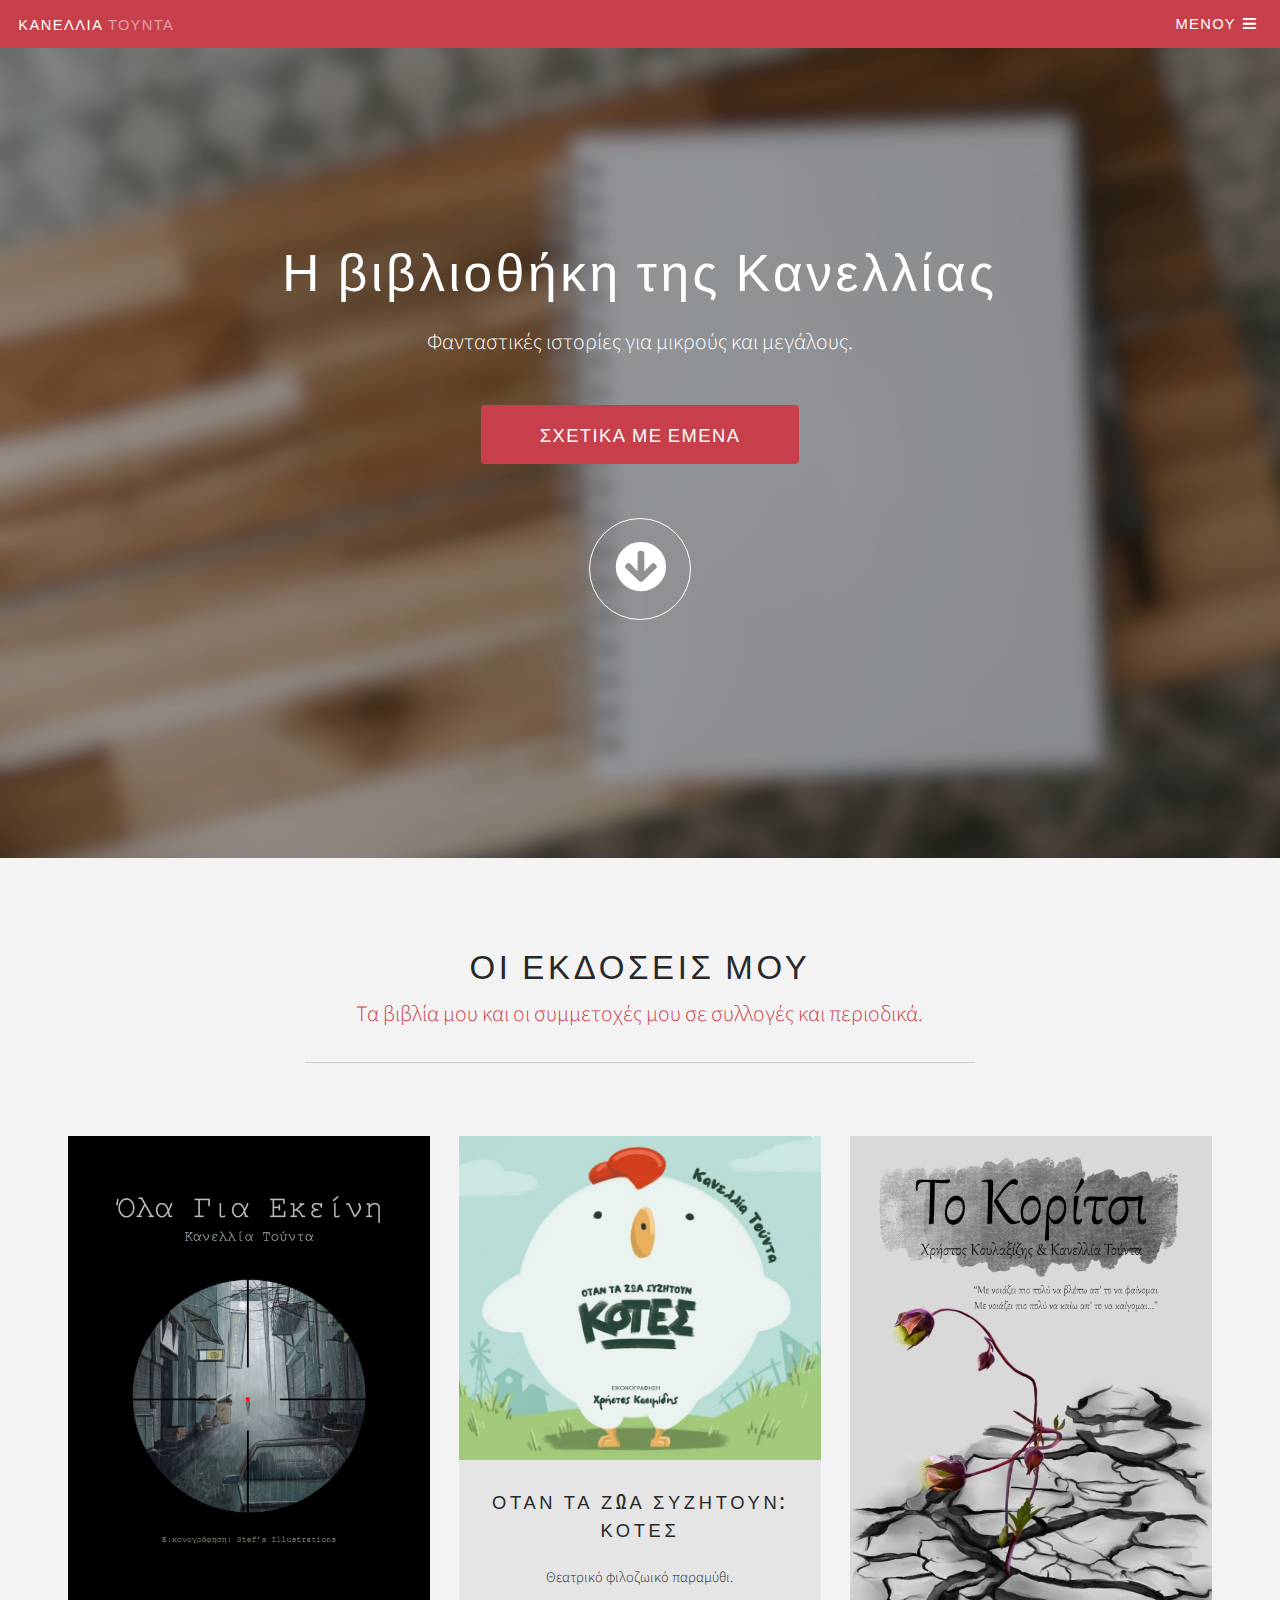
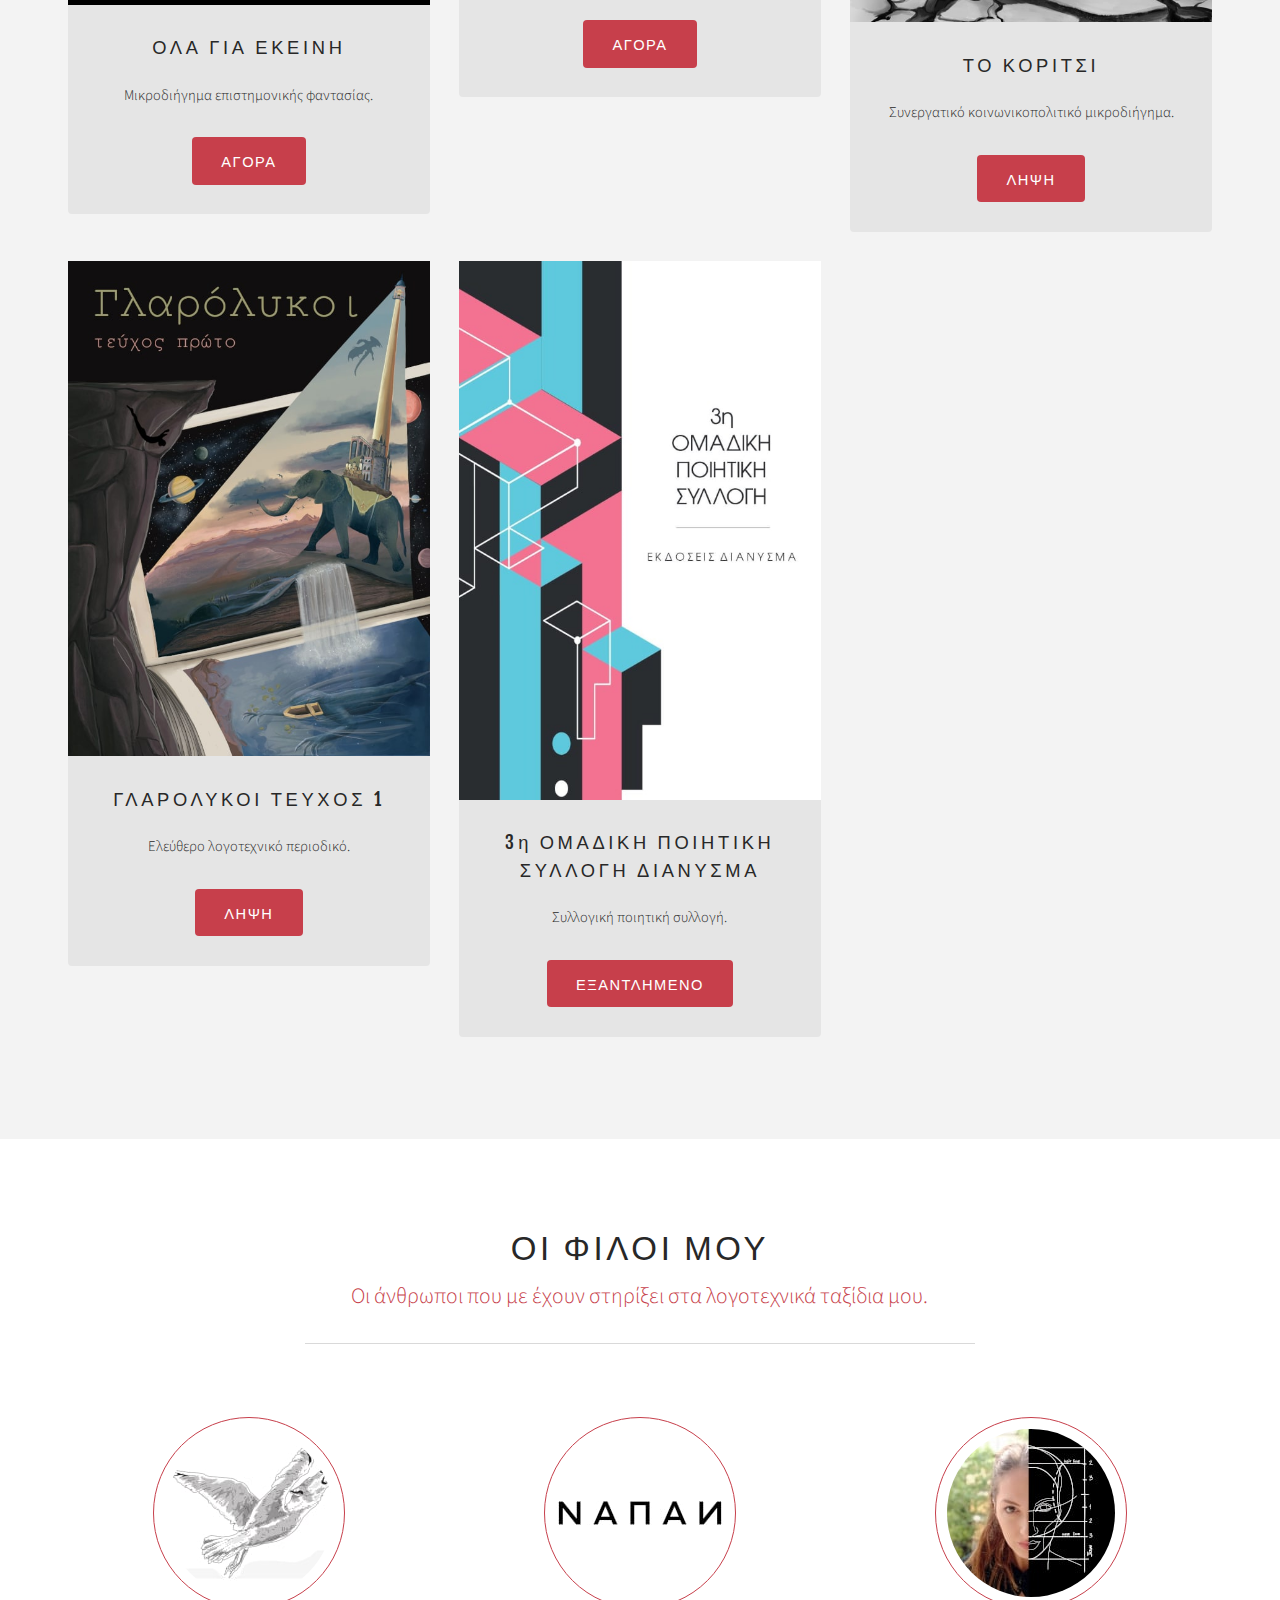
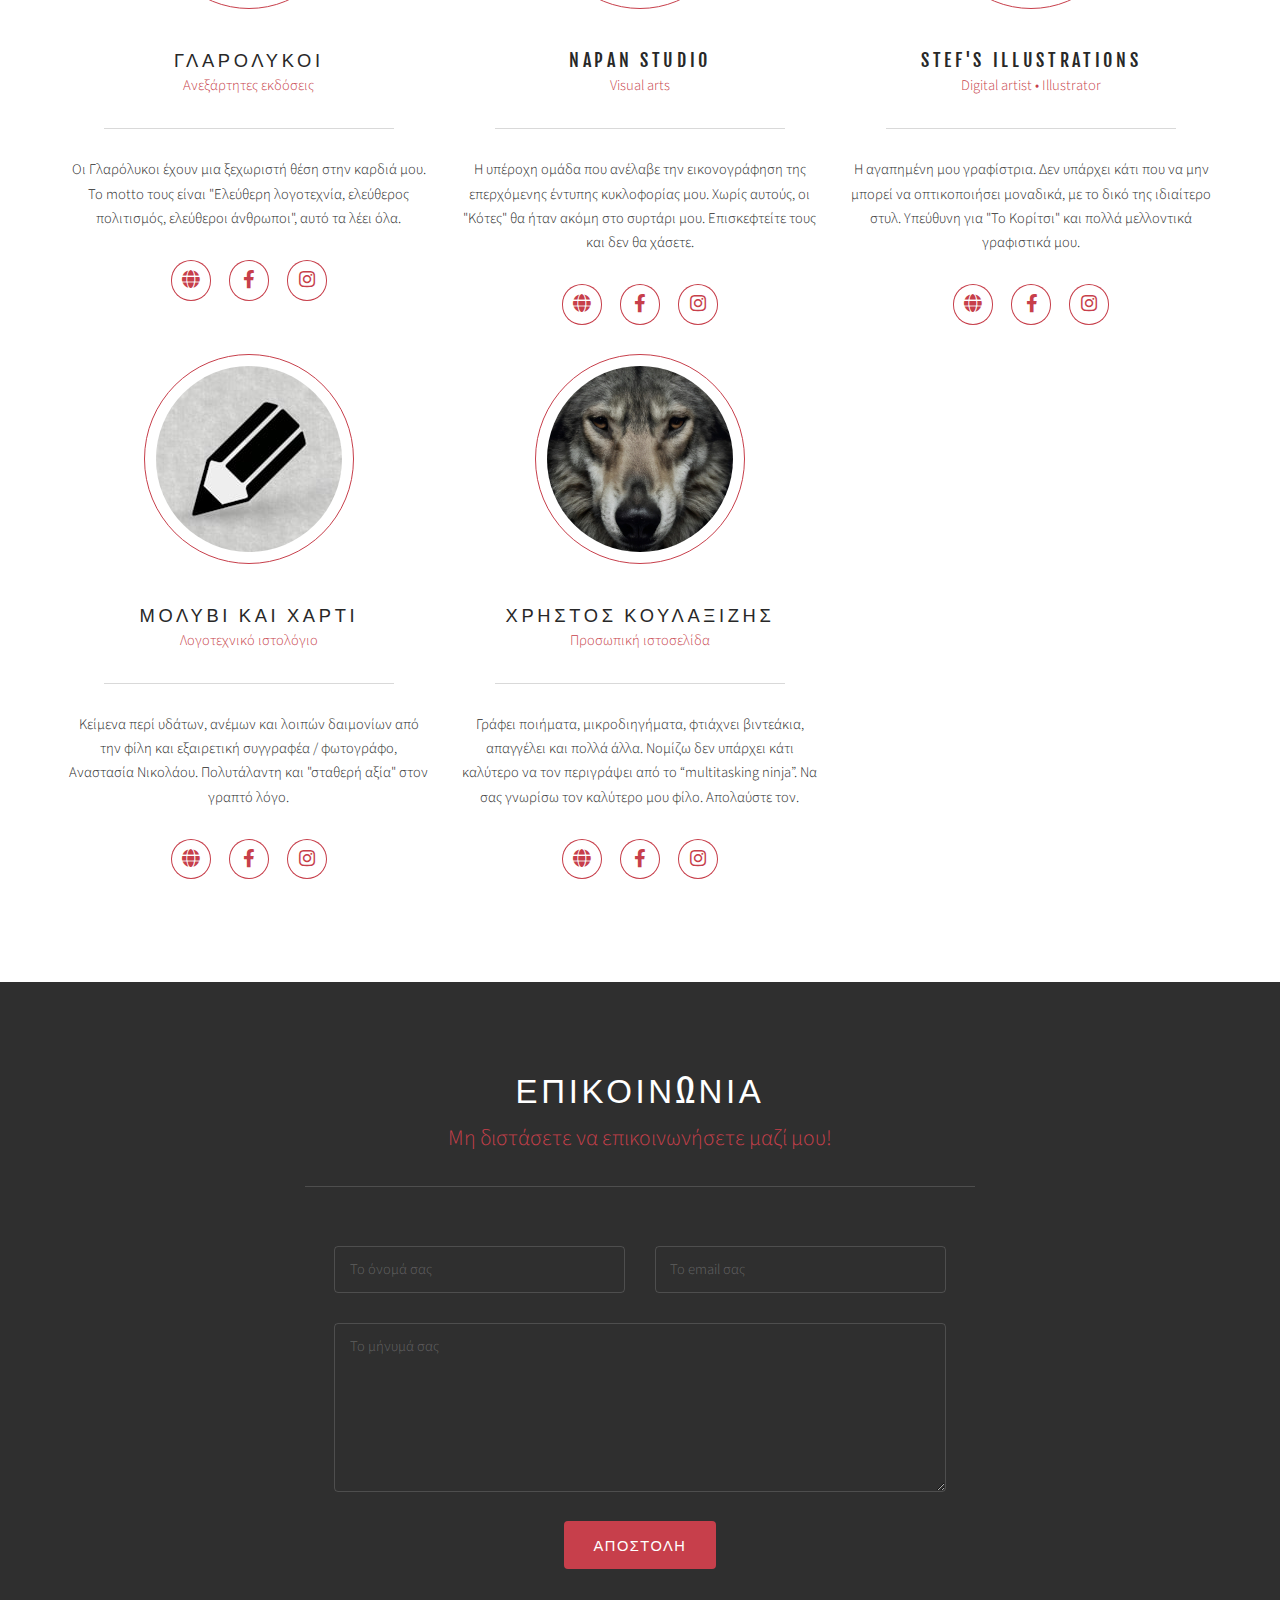
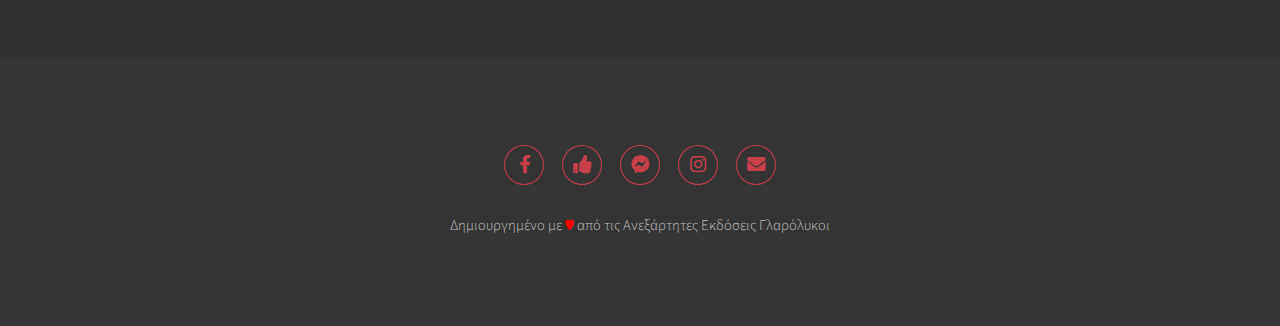
<file: index.html>
<!DOCTYPE HTML>
<html lang="el">
	<head>
		<title>Η βιβλιοθήκη της Κανελλίας</title>
		<meta charset="utf-8" />
		<meta name="viewport" content="width=device-width, initial-scale=1, user-scalable=no" />
		<meta name="title" content="Η βιβλιοθήκη της Κανελλίας">
        <meta name="description" content="Φανταστικές ιστορίες για μικρούς και μεγάλους.">
        <meta name="subject" content="Φανταστικές ιστορίες για μικρούς και μεγάλους.">
        <meta name="keywords" content="Κανελλία, Τούντα, Kanellia, Tounta, Γλαρόλυκοι, Glarolykoi, Άπαρσις, Aparsis, Εκδόσεις, Βιβλία, Περιοδικά, Διηγήματα, Παραμύθια, Παιδαγωγικά, Συγγραφέας">
        <meta name="author" content="Η βιβλιοθήκη της Κανελλίας">
        <meta name="robots" content="index,follow">
        <meta name="googlebot" content="index,follow">
		<meta http-equiv="content-language" content="el">
		<meta name="twitter:card" content="Φανταστικές ιστορίες για μικρούς και μεγάλους.">
		<meta name="twitter:description" content="Φανταστικές ιστορίες για μικρούς και μεγάλους.">
		<meta name="twitter:title" content="Η βιβλιοθήκη της Κανελλίας">
		<meta name="twitter:image" content="https://kanellia.gr/images/thumb.png">
        <meta property="og:title" content="Η βιβλιοθήκη της Κανελλίας" />
        <meta property="og:description" content="Φανταστικές ιστορίες για μικρούς και μεγάλους." />
        <meta property="og:url" content="https://kanellia.gr" />
        <meta property="og:image" content="https://kanellia.gr/images/thumb.png" />
        <meta property=og:type content=website />
        <meta property=og:locale content=el_GR />
        <link rel="canonical" href="https://kanellia.gr">
        <link rel="image_src" href="https://kanellia.gr/images/thumb.png" />
        <link rel="shortcut icon" href="https://kanellia.gr/images/favicon.ico" type="image/x-icon">
        <link rel="icon" href="https://kanellia.gr/images/favicon.ico" type="image/x-icon">
		<link rel="stylesheet" href="assets/css/main.css" />
	</head>
	<body class="is-preload">

		<!-- Header -->
			<header id="header">
				<a class="logo" href="index.html">ΚΑΝΕΛΛΙΑ <span>ΤΟΥΝΤΑ</span></a>
				<nav>
					<a href="#menu">ΜΕΝΟΥ</a>
				</nav>
			</header>

		<!-- Nav -->
			<nav id="menu">
				<ul class="links">
					<li><a href="index.html">Αρχική</a></li>
					<li><a href="about.html">Σχετικά</a></li>
				</ul>
			</nav>

		<!-- Banner -->
			<div id="banner">
				<div class="inner">
					<h1>Η βιβλιοθήκη της Κανελλίας</h1>
					<p>Φανταστικές ιστορίες για μικρούς και μεγάλους.</p>
					<ul class="actions stacked">
						<li><a href="about.html" class="button large primary">ΣΧΕΤΙΚΑ ΜΕ ΕΜΕΝΑ</a></li>
					</ul></br>
					<ul class="actions stacked">
						<li><a href="#two" class="icon solid"><i class="fas fa-arrow-circle-down"></i></a></li>
					</ul>
				</div>
			</div>

		<!-- Two -->
			<section id="two" class="wrapper style1">
				<div class="inner">
					<header class="heading major">
						<h2>ΟΙ ΕΚΔΟΣΕΙΣ ΜΟΥ</h2>
						<p>Τα βιβλία μου και οι συμμετοχές μου σε συλλογές και περιοδικά.</p>
					</header>
					<div class="spotlights">
					<div class="spotlight">
							<article>
								<img class="image fit" src="images/book-05.jpg" alt="Όλα για εκείνη" />
								<div class="content">
									<h3>ΟΛΑ ΓΙΑ ΕΚΕΙΝΗ</h3>
									<p>Μικροδιήγημα επιστημονικής φαντασίας.</p>
									<ul class="actions special">
										<li><a href="https://www.glarolykoi.net/product/ola-gia-ekeini/" class="button primary" target="_blank">ΑΓΟΡΑ</a></li>
									</ul>
								</div>
							</article>
						</div>
					<div class="spotlight">
							<article>
								<img class="image fit" src="images/book-04.jpg" alt="Όταν τα ζώα συζητούν: Κότες" />
								<div class="content">
									<h3>ΟΤΑΝ ΤΑ ΖΩΑ ΣΥΖΗΤΟΥΝ: ΚΟΤΕΣ</h3>
									<p>Θεατρικό φιλοζωικό παραμύθι.</p>
									<ul class="actions special">
										<li><a href="https://www.glarolykoi.net/product/otan-ta-zoa-syzitoyn-kotes/" class="button primary" target="_blank">ΑΓΟΡΑ</a></li>
									</ul>
								</div>
							</article>
						</div>
						<div class="spotlight">
							<article>
								<img class="image fit" src="images/book-02.jpg" alt="Το Κορίτσι" />
								<div class="content">
									<h3>ΤΟ ΚΟΡΙΤΣΙ</h3>
									<p>Συνεργατικό κοινωνικοπολιτικό μικροδιήγημα.</p>
									<ul class="actions special">
										<li><a href="https://www.glarolykoi.net/product/%cf%87%cf%81%ce%ae%cf%83%cf%84%ce%bf%cf%82-%ce%ba%ce%bf%cf%85%ce%bb%ce%b1%ce%be%ce%af%ce%b6%ce%b7%cf%82-%ce%ba%ce%b1%ce%bd%ce%b5%ce%bb%ce%bb%ce%af%ce%b1-%cf%84%ce%bf%cf%8d%ce%bd%cf%84%ce%b1-%cf%84/" class="button primary" target="_blank">ΛΗΨΗ</a></li>
									</ul>
								</div>
							</article>
						</div>
						<div class="spotlight">
							<article>
								<img class="image fit" src="images/book-03.jpg" alt="Γλαρόλυκοι τεύχος 1ο" />
								<div class="content">
									<h3>ΓΛΑΡΟΛΥΚΟΙ ΤΕΥΧΟΣ 1</h3>
									<p>Ελεύθερο λογοτεχνικό περιοδικό.</p>
									<ul class="actions special">
										<li><a href="https://www.glarolykoi.net/product/%cf%83%cf%85%ce%bb%ce%bb%ce%bf%ce%b3%ce%b9%ce%ba%cf%8c-%ce%b3%ce%bb%ce%b1%cf%81%cf%8c%ce%bb%cf%85%ce%ba%ce%bf%ce%b9-%cf%84%ce%b5%cf%8d%cf%87%ce%bf%cf%82-1%ce%bf/" class="button primary" target="_blank">ΛΗΨΗ</a></li>
									</ul>
								</div>
							</article>
						</div>
						<div class="spotlight">
							<article>
								<img class="image fit" src="images/book-01.jpg" alt="3η Ομαδική Ποιητική Συλλογή Διάνυσμα" />
								<div class="content">
									<h3>3η ΟΜΑΔΙΚΗ ΠΟΙΗΤΙΚΗ ΣΥΛΛΟΓΗ ΔΙΑΝΥΣΜΑ</h3>
									<p>Συλλογική ποιητική συλλογή.</p>
									<ul class="actions special">
										<li><a href="https://www.facebook.com/dianismabooks/" class="button primary" target="_blank">ΕΞΑΝΤΛΗΜΕΝΟ</a></li>
									</ul>
								</div>
							</article>
						
						</div>
					</div>
				</div>
			</section>

		<!-- Three -->
			<section id="three" class="wrapper">
				<div class="inner">
					<header class="heading major">
						<h2>ΟΙ ΦΙΛΟΙ ΜΟΥ</h2>
						<p>Οι άνθρωποι που με έχουν στηρίξει στα λογοτεχνικά ταξίδια μου.</p>
					</header>
					<div class="profiles">
						<div class="profile">
							<div class="image">
								<img src="images/avatar-1.jpg" alt="Ανεξάρτητες Εκδόσεις Γλαρόλυκοι" />
							</div>
							<header class="heading">
								<h3>ΓΛΑΡΟΛΥΚΟΙ</h3>
								<p>Ανεξάρτητες εκδόσεις</p>
							</header>
							<p>Οι Γλαρόλυκοι έχουν μια ξεχωριστή θέση στην καρδιά μου. Το motto τους είναι "Ελεύθερη λογοτεχνία, ελεύθερος πολιτισμός, ελεύθεροι άνθρωποι", αυτό τα λέει όλα.</p>
							<ul class="icons">
								<li><a href="https://glarolykoi.net" class="icon solid fa-globe" target="_blank"><span class="label">Web</span></a></li>
								<li><a href="https://facebook.com/glarolykoi" class="icon brands fa-facebook-f" target="_blank"><span class="label">Facebook</span></a></li>
								<li><a href="https://instagram.com/glarolykoi" class="icon brands fa-instagram" target="_blank"><span class="label">Instagram</span></a></li>
							</ul>
						</div>
													<div class="profile">
							<div class="image">
								<img src="images/avatar-3.jpg" alt="Napan Studio" />
							</div>
							<header class="heading">
								<h3>NAPAN STUDIO</h3>
								<p>Visual arts</p>
							</header>
							<p>Η υπέροχη ομάδα που ανέλαβε την εικονογράφηση της επερχόμενης έντυπης κυκλοφορίας μου. Χωρίς αυτούς, οι "Κότες" θα ήταν ακόμη στο συρτάρι μου. Επισκεφτείτε τους και δεν θα χάσετε.</p>
							<ul class="icons">
								<li><a href="https://napan.gr/" class="icon solid fa-globe" target="_blank"><span class="label">Web</span></a></li>
								<li><a href="https://facebook.com/napan.studio" class="icon brands fa-facebook-f" target="_blank"><span class="label">Facebook</span></a></li>
								<li><a href="https://instagram.com/napan_studio" class="icon brands fa-instagram" target="_blank"><span class="label">Instagram</span></a></li>
							</ul>
						</div>
						<div class="profile">
							<div class="image">
								<img src="images/avatar-2.jpg" alt="Stef's Illustrations" />
							</div>
							<header class="heading">
								<h3>STEF'S ILLUSTRATIONS</h3>
								<p>Digital artist &#8226; Illustrator</p>
							</header>
							<p>Η αγαπημένη μου γραφίστρια. Δεν υπάρχει κάτι που να μην μπορεί να οπτικοποιήσει μοναδικά, με το δικό της ιδιαίτερο στυλ. Υπεύθυνη για "Το Κορίτσι" και πολλά μελλοντικά γραφιστικά μου.</p>
							<ul class="icons">
								<li><a href="https://stefsillustrations.com" class="icon solid fa-globe" target="_blank"><span class="label">Web</span></a></li>
								<li><a href="https://facebook.com/stefsillustration" class="icon brands fa-facebook-f" target="_blank"><span class="label">Facebook</span></a></li>
								<li><a href="https://instagram.com/stefs.illustrations/" class="icon brands fa-instagram" target="_blank"><span class="label">Instagram</span></a></li>
							</ul>
						</div>
						<div class="profile">
							<div class="image">
								<img src="images/avatar-4.jpg" alt="Μολύβι και Χαρτί" />
							</div>
							<header class="heading">
								<h3>ΜΟΛΥΒΙ ΚΑΙ ΧΑΡΤΙ</h3>
								<p>Λογοτεχνικό ιστολόγιο</p>
							</header>
							<p>Κείμενα περί υδάτων, ανέμων και λοιπών δαιμονίων από την φίλη και εξαιρετική συγγραφέα / φωτογράφο, Αναστασία Νικολάου. Πολυτάλαντη και "σταθερή αξία" στον γραπτό λόγο.</p>
							<ul class="icons">
								<li><a href="https://molyvikaixarti.wordpress.com" class="icon solid fa-globe" target="_blank"><span class="label">Web</span></a></li>
								<li><a href="https://www.facebook.com/natasha.nikolaou" class="icon brands fa-facebook-f" target="_blank"><span class="label">Facebook</span></a></li>
								<li><a href="https://www.instagram.com/aknikolaou.photo" class="icon brands fa-instagram" target="_blank"><span class="label">Instagram</span></a></li>
							</ul>
						</div>
						<div class="profile">
							<div class="image">
								<img src="images/koulaxizis.jpg" alt="Χρήστος Κουλαξίζης" />
							</div>
							<header class="heading">
								<h3>ΧΡΗΣΤΟΣ ΚΟΥΛΑΞΙΖΗΣ</h3>
								<p>Προσωπική ιστοσελίδα</p>
							</header>
							<p>Γράφει ποιήματα, μικροδιηγήματα, φτιάχνει βιντεάκια, απαγγέλει και πολλά άλλα. Νομίζω δεν υπάρχει  κάτι καλύτερο να τον περιγράψει από το “multitasking ninja”. Να σας γνωρίσω τον καλύτερο μου φίλο. Απολαύστε τον.</p>
							<ul class="icons">
								<li><a href="https://koulaxizis.gr" class="icon solid fa-globe" target="_blank"><span class="label">Web</span></a></li>
								<li><a href="https://www.facebook.com/ckoulaxizis" class="icon brands fa-facebook-f" target="_blank"><span class="label">Facebook</span></a></li>
								<li><a href="https://www.instagram.com/ckoulaxizis" class="icon brands fa-instagram" target="_blank"><span class="label">Instagram</span></a></li>
							</ul>
						</div>
				</div>
			</section>

		<!-- Contact -->
			<section class="wrapper style2">
				<div class="inner narrow">
					<header class="heading major">
						<h2>ΕΠΙΚΟΙΝΩΝΙΑ</h2>
						<p>Μη διστάσετε να επικοινωνήσετε μαζί μου!</p>
					</header>
					<form action="https://formspree.io/f/xeqpdbye" method="post">
						<div class="field half">
							<input name="name" id="name" placeholder="Το όνομά σας" type="text" />
						</div>
						<div class="field half">
							<input name="email" id="email" placeholder="Το email σας" type="email" />
						</div>
						<div class="field">
							<textarea name="message" id="message" rows="6" placeholder="Το μήνυμά σας"></textarea>
						</div>
						<div class="field">
							<ul class="actions special">
								<li><button class="button primary" type="submit">Αποστολή</button></li>
							</ul>
						</div>
					</form>
				</div>
			</section>

		<!-- Footer -->
			<section id="footer">
				<div class="inner">
					<ul class="icons">
						<li><a href="https://www.facebook.com/kanellia.tounta" class="icon brands fa-facebook-f" target="_blank"><span class="label">Facebook</span></a></li>
						<li><a href="https://www.facebook.com/kanelliablog" class="icon solid  fa-thumbs-up" target="_blank"><span class="label">FB Page</span></a></li>
						<li><a href="https://m.me/kanellia.tounta" class="icon brands fa-facebook-messenger" target="_blank"><span class="label">Messenger</span></a></li>
						<li><a href="https://www.instagram.com/kanellia_tounta" class="icon brands fa-instagram" target="_blank"><span class="label">Instagram</span></a></li>
						<li><a href="mailto:kanellia@pmail.gr" class="icon solid fa-envelope" target="_blank"><span class="label">Email</span></a></li>
					</ul>
				</div>
				<div class="copyright">
					<a href="https://glarolykoi.net/" target="_blank">Δημιουργημένο με <span style="color:red;">&hearts;</span> από τις Ανεξάρτητες Εκδόσεις Γλαρόλυκοι</a>
				</div>
			</section>

		<!-- Scripts -->
			<script src="assets/js/jquery.min.js"></script>
			<script src="assets/js/browser.min.js"></script>
			<script src="assets/js/breakpoints.min.js"></script>
			<script src="assets/js/util.js"></script>
			<script src="assets/js/main.js"></script>

	</body>
</html>
</file>
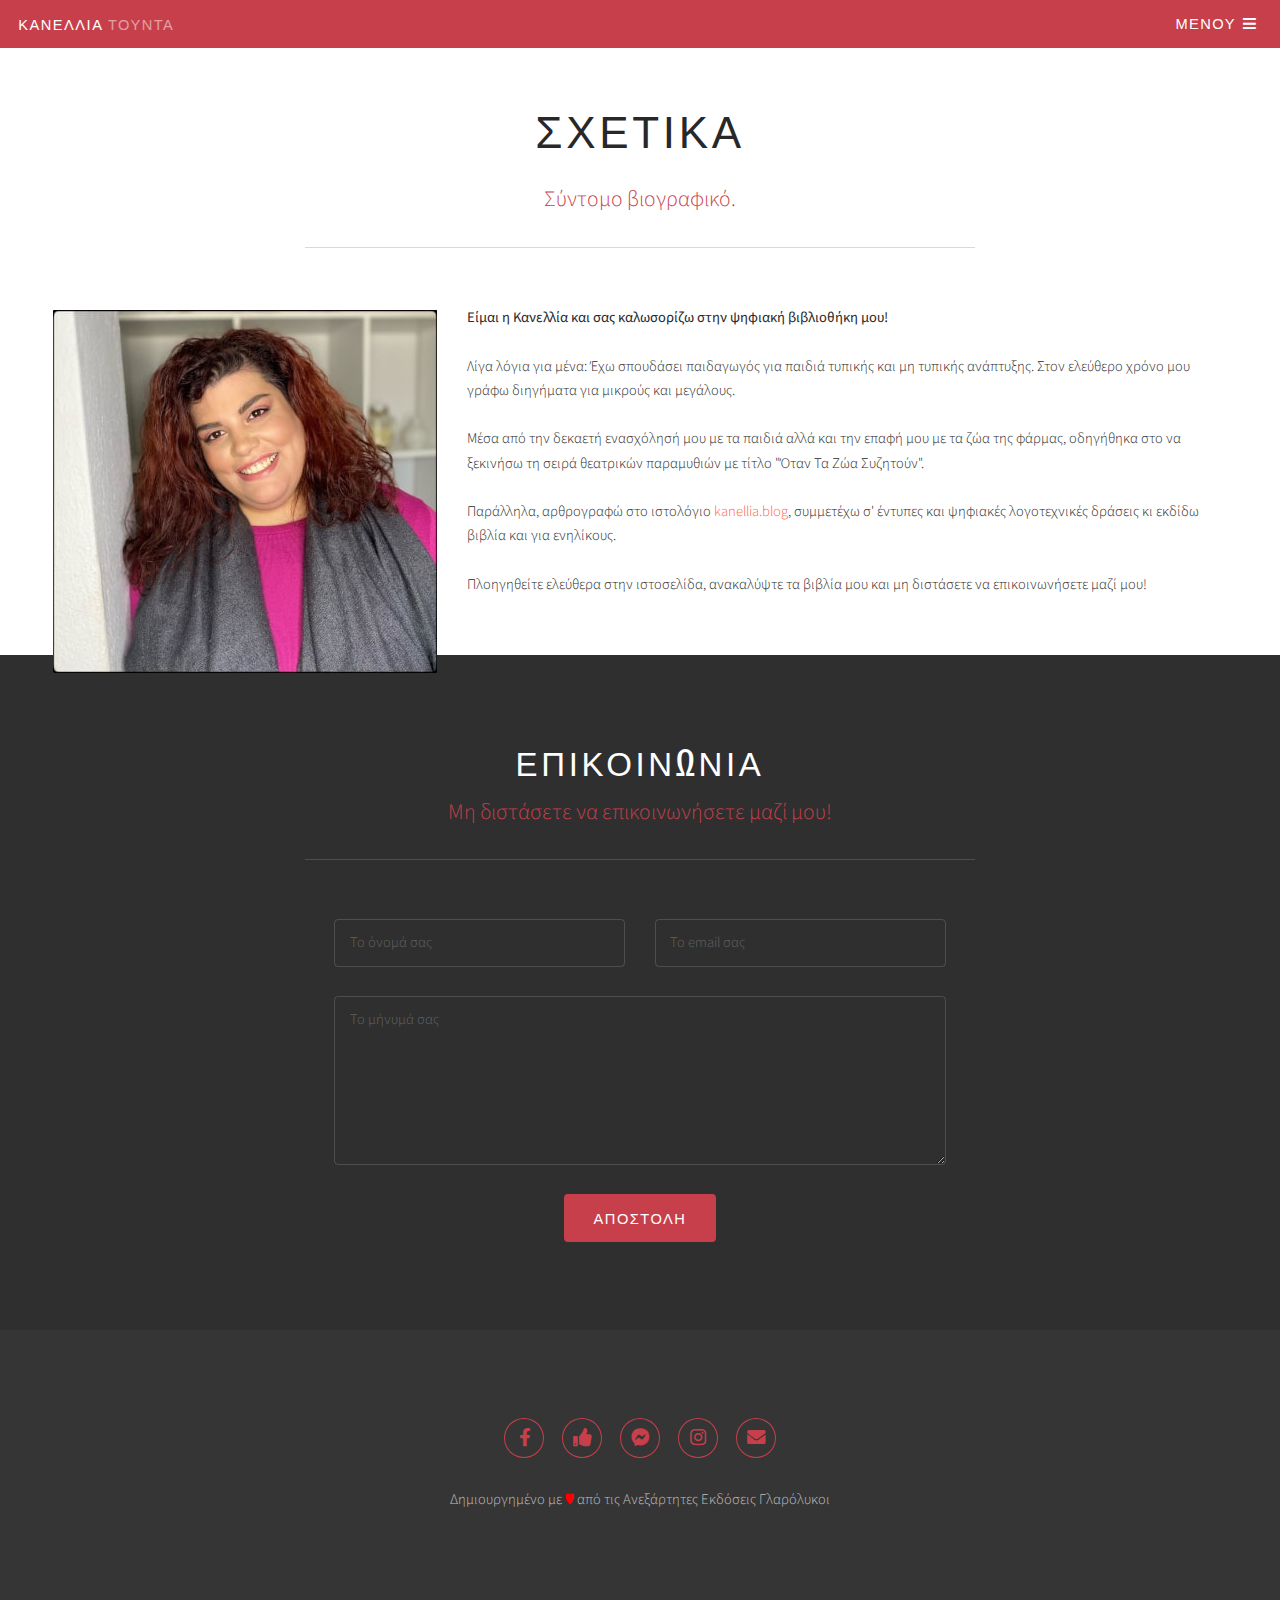
<file: about.html>
<!DOCTYPE HTML>
<html lang="el">
	<head>
		<title>Η βιβλιοθήκη της Κανελλίας</title>
		<meta charset="utf-8" />
		<meta name="viewport" content="width=device-width, initial-scale=1, user-scalable=no" />
		<meta name="title" content="Η βιβλιοθήκη της Κανελλίας">
        <meta name="description" content="Φανταστικές ιστορίες για μικρούς και μεγάλους.">
        <meta name="subject" content="Φανταστικές ιστορίες για μικρούς και μεγάλους.">
        <meta name="keywords" content="Κανελλία, Τούντα, Kanellia, Tounta, Γλαρόλυκοι, Glarolykoi, Άπαρσις, Aparsis, Εκδόσεις, Βιβλία, Περιοδικά, Διηγήματα, Παραμύθια, Παιδαγωγικά, Συγγραφέας">
        <meta name="author" content="Η βιβλιοθήκη της Κανελλίας">
        <meta name="robots" content="index,follow">
        <meta name="googlebot" content="index,follow">
		<meta http-equiv="content-language" content="el">
		<meta name="twitter:card" content="Φανταστικές ιστορίες για μικρούς και μεγάλους.">
		<meta name="twitter:description" content="Φανταστικές ιστορίες για μικρούς και μεγάλους.">
		<meta name="twitter:title" content="Η βιβλιοθήκη της Κανελλίας">
		<meta name="twitter:image" content="https://kanellia.gr/images/thumb.png">
        <meta property="og:title" content="Η βιβλιοθήκη της Κανελλίας" />
        <meta property="og:description" content="Φανταστικές ιστορίες για μικρούς και μεγάλους." />
        <meta property="og:url" content="https://kanellia.gr" />
        <meta property="og:image" content="https://kanellia.gr/images/thumb.png" />
        <meta property=og:type content=website />
        <meta property=og:locale content=el_GR />
        <link rel="canonical" href="https://kanellia.gr">
        <link rel="image_src" href="https://kanellia.gr/images/thumb.png" />
        <link rel="shortcut icon" href="https://kanellia.gr/images/favicon.ico" type="image/x-icon">
        <link rel="icon" href="https://kanellia.gr/images/favicon.ico" type="image/x-icon">
		<link rel="stylesheet" href="assets/css/main.css" />
	</head>
	<body class="is-preload">

		<!-- Header -->
			<header id="header">
				<a class="logo" href="index.html">ΚΑΝΕΛΛΙΑ <span>ΤΟΥΝΤΑ</span></a>
				<nav>
					<a href="#menu">ΜΕΝΟΥ</a>
				</nav>
			</header>

		<!-- Nav -->
			<nav id="menu">
				<ul class="links">
					<li><a href="index.html">Αρχική</a></li>
					<li><a href="about.html">Σχετικά</a></li>
				</ul>
			</nav>

		<!-- Main -->
			<div id="main" class="wrapper">
				<div class="inner">
					<header class="heading major">
						<h1>ΣΧΕΤΙΚΑ</h1>
						<p>Σύντομο βιογραφικό.</p>
					</header>
									<p>
										<span class="image left"><img src="images/profile.jpg" alt="" /></span>
										<b>Είμαι η Κανελλία και σας καλωσορίζω στην ψηφιακή βιβλιοθήκη μου!</b> </br></br>Λίγα λόγια για μένα: Έχω σπουδάσει παιδαγωγός για παιδιά τυπικής και μη τυπικής ανάπτυξης. Στον ελεύθερο χρόνο μου γράφω διηγήματα για μικρούς και μεγάλους. </br></br>
Μέσα από την δεκαετή ενασχόλησή μου με τα παιδιά αλλά και την επαφή μου με τα ζώα της φάρμας, οδηγήθηκα στο να ξεκινήσω τη σειρά θεατρικών παραμυθιών με τίτλο "Όταν Τα Ζώα Συζητούν". </br></br>
Παράλληλα, αρθρογραφώ στο ιστολόγιο <a href="https://kanellia.blog" target="_blank" style="color:Tomato;">kanellia.blog</a>, συμμετέχω σ' έντυπες και ψηφιακές λογοτεχνικές δράσεις κι εκδίδω βιβλία και για ενηλίκους. </br></br>
Πλοηγηθείτε ελεύθερα στην ιστοσελίδα, ανακαλύψτε τα βιβλία μου και μη διστάσετε να επικοινωνήσετε μαζί μου!
									</p>		
				</div>
			</div>

		<!-- Contact -->
			<section class="wrapper style2">
				<div class="inner narrow">
					<header class="heading major">
						<h2>ΕΠΙΚΟΙΝΩΝΙΑ</h2>
						<p>Μη διστάσετε να επικοινωνήσετε μαζί μου!</p>
					</header>
					<form action="https://formspree.io/f/xeqpdbye" method="post">
						<div class="field half">
							<input name="name" id="name" placeholder="Το όνομά σας" type="text" />
						</div>
						<div class="field half">
							<input name="email" id="email" placeholder="Το email σας" type="email" />
						</div>
						<div class="field">
							<textarea name="message" id="message" rows="6" placeholder="Το μήνυμά σας"></textarea>
						</div>
						<div class="field">
							<ul class="actions special">
								<li><button class="button primary" type="submit">Αποστολή</button></li>
							</ul>
						</div>
					</form>
				</div>
			</section>

		<!-- Footer -->
			<section id="footer">
				<div class="inner">
					<ul class="icons">
						<li><a href="https://www.facebook.com/kanellia.tounta" class="icon brands fa-facebook-f" target="_blank"><span class="label">Facebook</span></a></li>
						<li><a href="https://www.facebook.com/kanelliablog" class="icon solid  fa-thumbs-up" target="_blank"><span class="label">FB Page</span></a></li>
						<li><a href="https://m.me/kanellia.tounta" class="icon brands fa-facebook-messenger" target="_blank"><span class="label">Messenger</span></a></li>
						<li><a href="https://www.instagram.com/kanellia_tounta" class="icon brands fa-instagram" target="_blank"><span class="label">Instagram</span></a></li>
						<li><a href="mailto:kanellia@pmail.gr" class="icon solid fa-envelope" target="_blank"><span class="label">Email</span></a></li>
					</ul>
				</div>
				<div class="copyright">
					<a href="https://glarolykoi.net/services" target="_blank">Δημιουργημένο με <span style="color:red;">&hearts;</span> από τις Ανεξάρτητες Εκδόσεις Γλαρόλυκοι</a>
				</div>
			</section>

		<!-- Scripts -->
			<script src="assets/js/jquery.min.js"></script>
			<script src="assets/js/browser.min.js"></script>
			<script src="assets/js/breakpoints.min.js"></script>
			<script src="assets/js/util.js"></script>
			<script src="assets/js/main.js"></script>

	</body>
</html>
</file>
<file: assets/css/main.css>
@import url(fontawesome-all.min.css);
@import url("https://fonts.googleapis.com/css?family=Fjalla+One|Source+Sans+Pro:300,400");

/*
	Venue by Pixelarity
	pixelarity.com | hello@pixelarity.com
	License: pixelarity.com/license
*/

html, body, div, span, applet, object,
iframe, h1, h2, h3, h4, h5, h6, p, blockquote,
pre, a, abbr, acronym, address, big, cite,
code, del, dfn, em, img, ins, kbd, q, s, samp,
small, strike, strong, sub, sup, tt, var, b,
u, i, center, dl, dt, dd, ol, ul, li, fieldset,
form, label, legend, table, caption, tbody,
tfoot, thead, tr, th, td, article, aside,
canvas, details, embed, figure, figcaption,
footer, header, hgroup, menu, nav, output, ruby,
section, summary, time, mark, audio, video {
	margin: 0;
	padding: 0;
	border: 0;
	font-size: 100%;
	font: inherit;
	vertical-align: baseline;}

article, aside, details, figcaption, figure,
footer, header, hgroup, menu, nav, section {
	display: block;}

body {
	line-height: 1;
}

ol, ul {
	list-style: none;
}

blockquote, q {
	quotes: none;
}

	blockquote:before, blockquote:after, q:before, q:after {
		content: '';
		content: none;
	}

table {
	border-collapse: collapse;
	border-spacing: 0;
}

body {
	-webkit-text-size-adjust: none;
}

mark {
	background-color: transparent;
	color: inherit;
}

input::-moz-focus-inner {
	border: 0;
	padding: 0;
}

input, select, textarea {
	-moz-appearance: none;
	-webkit-appearance: none;
	-ms-appearance: none;
	appearance: none;
}

/* Basic */

html {
  scroll-behavior: smooth;
}

	@-ms-viewport {
		width: device-width;
	}

	body {
		-ms-overflow-style: scrollbar;
	}

	@media screen and (max-width: 480px) {

		html, body {
			min-width: 320px;
		}

	}

	html {
		box-sizing: border-box;
	}

	*, *:before, *:after {
		box-sizing: inherit;
	}

	body {
		background: #ffffff;
	}

		body.is-preload *, body.is-preload *:before, body.is-preload *:after {
			-moz-animation: none !important;
			-webkit-animation: none !important;
			-ms-animation: none !important;
			animation: none !important;
			-moz-transition: none !important;
			-webkit-transition: none !important;
			-ms-transition: none !important;
			transition: none !important;
		}

/* Typography */

	html {
		font-size: 13pt;
	}

		@media screen and (max-width: 1680px) {

			html {
				font-size: 11pt;
			}

		}

		@media screen and (max-width: 980px) {

			html {
				font-size: 12pt;
			}

		}

		@media screen and (max-width: 480px) {

			html {
				font-size: 11pt;
			}

		}

	body {
		background-color: #ffffff;
		color: #282828;
	}

	body, input, select, textarea {
		font-family: "Source Sans Pro", Arial, Helvetica, sans-serif;
		font-weight: 300;
		font-size: 1rem;
		line-height: 1.65;
	}

	a {
		-moz-transition: color 0.2s ease-in-out;
		-webkit-transition: color 0.2s ease-in-out;
		-ms-transition: color 0.2s ease-in-out;
		transition: color 0.2s ease-in-out;
		text-decoration: underline;
	}
	
			a:link {
			text-decoration: none;
			color: silver;
		}

		a:hover {
			text-decoration: underline;
		}
		
		a:visited { 
  color: silver;
}

	strong, b {
		font-weight: 400;
	}

	em, i {
		font-style: italic;
	}

	p {
		margin: 0 0 2rem 0;
	}

	h1, h2, h3, h4, h5, h6 {
		font-family: "Fjalla One", sans-serif;
		font-weight: 400;
		line-height: 1.5;
		margin: 0 0 1.5rem 0;
		letter-spacing: 0.25rem;
	}

		h1 a, h2 a, h3 a, h4 a, h5 a, h6 a {
			color: inherit;
			text-decoration: none;
		}

	h1 {
		font-size: 4rem;
		line-height: 1.2;
	}

	h2 {
		font-size: 2.25rem;
		line-height: 1.3;
	}

	h3 {
		font-size: 1.25rem;
	}

	h4 {
		font-size: 1rem;
	}

	h5 {
		font-size: 0.9rem;
	}

	h6 {
		font-size: 0.7rem;
	}

	@media screen and (max-width: 736px) {

		h1 {
			font-size: 2.75rem;
			line-height: 1.3;
		}

		h2 {
			font-size: 1.75rem;
			line-height: 1.5;
		}

		h3 {
			font-size: 1.25rem;
		}

	}

	sub {
		font-size: 0.8rem;
		position: relative;
		top: 0.5rem;
	}

	sup {
		font-size: 0.8rem;
		position: relative;
		top: -0.5rem;
	}

	blockquote {
		border-left: solid 0.5rem;
		font-style: italic;
		margin: 0 0 2rem 0;
		padding: 1rem 0 1rem 2rem;
	}

	code {
		border-radius: 4px;
		border: solid 1px;
		font-family: "Courier New", monospace;
		font-size: 0.9rem;
		margin: 0 0.25rem;
		padding: 0.25rem 0.65rem;
	}

	pre {
		-webkit-overflow-scrolling: touch;
		font-family: "Courier New", monospace;
		font-size: 0.9rem;
		margin: 0 0 2rem 0;
	}

		pre code {
			display: block;
			line-height: 1.75;
			padding: 1rem 1.5rem;
			overflow-x: auto;
		}

	hr {
		border: 0;
		border-bottom: solid 1px;
		margin: 2rem 0;
	}

		hr.major {
			margin: 4rem 0;
		}

		@media screen and (max-width: 736px) {

			hr.major {
				margin: 3rem 0;
			}

		}

	input, select, textarea {
		color: #282828;
	}

	strong, b {
		color: #282828;
	}

	h1, h2, h3, h4, h5, h6 {
		color: #282828;
	}

	blockquote {
		border-left-color: rgba(0, 0, 0, 0.15);
	}

	code {
		background: rgba(0, 0, 0, 0.075);
		border-color: rgba(0, 0, 0, 0.15);
	}

	hr {
		border-bottom-color: rgba(0, 0, 0, 0.15);
	}

/* Header */

	header.heading {
		border-bottom: 1px solid;
		margin: 0 auto 2rem auto;
		max-width: 80%;
		text-align: center;
		width: 45.71429rem;
	}

	header.major {
		margin: 0 auto 4rem auto;
		max-width: 80%;
	}

		header.major h1 {
			font-size: 3rem;
		}

	header h2 {
		margin-bottom: 0.50rem;
	}

	header h3 {
		margin-bottom: 0;
	}

	header h2 + p, header h1 + p {
		font-size: 1.5rem;
	}

	@media screen and (max-width: 980px) {

		header.major {
			margin: 0 auto 2rem auto;
		}

	}

	@media screen and (max-width: 736px) {

		header h2 + p, header h1 + p {
			font-size: 1.15rem;
		}

		header.major {
			max-width: 80%;
		}

	}

	header.heading {
		border-color: rgba(0, 0, 0, 0.15);
	}

	header p {
		color: #c73f4b;
	}

/* Row */

	.row {
		display: flex;
		flex-wrap: wrap;
		box-sizing: border-box;
		align-items: stretch;
	}

		.row > * {
			box-sizing: border-box;
		}

		.row.gtr-uniform > * > :last-child {
			margin-bottom: 0;
		}

		.row.aln-left {
			justify-content: flex-start;
		}

		.row.aln-center {
			justify-content: center;
		}

		.row.aln-right {
			justify-content: flex-end;
		}

		.row.aln-top {
			align-items: flex-start;
		}

		.row.aln-middle {
			align-items: center;
		}

		.row.aln-bottom {
			align-items: flex-end;
		}

		.row > .imp {
			order: -1;
		}

		.row > .col-1 {
			width: 8.33333%;
		}

		.row > .off-1 {
			margin-left: 8.33333%;
		}

		.row > .col-2 {
			width: 16.66667%;
		}

		.row > .off-2 {
			margin-left: 16.66667%;
		}

		.row > .col-3 {
			width: 25%;
		}

		.row > .off-3 {
			margin-left: 25%;
		}

		.row > .col-4 {
			width: 33.33333%;
		}

		.row > .off-4 {
			margin-left: 33.33333%;
		}

		.row > .col-5 {
			width: 41.66667%;
		}

		.row > .off-5 {
			margin-left: 41.66667%;
		}

		.row > .col-6 {
			width: 50%;
		}

		.row > .off-6 {
			margin-left: 50%;
		}

		.row > .col-7 {
			width: 58.33333%;
		}

		.row > .off-7 {
			margin-left: 58.33333%;
		}

		.row > .col-8 {
			width: 66.66667%;
		}

		.row > .off-8 {
			margin-left: 66.66667%;
		}

		.row > .col-9 {
			width: 75%;
		}

		.row > .off-9 {
			margin-left: 75%;
		}

		.row > .col-10 {
			width: 83.33333%;
		}

		.row > .off-10 {
			margin-left: 83.33333%;
		}

		.row > .col-11 {
			width: 91.66667%;
		}

		.row > .off-11 {
			margin-left: 91.66667%;
		}

		.row > .col-12 {
			width: 100%;
		}

		.row > .off-12 {
			margin-left: 100%;
		}

		.row.gtr-0 {
			margin-top: 0;
			margin-left: 0rem;
		}

			.row.gtr-0 > * {
				padding: 0 0 0 0rem;
			}

			.row.gtr-0.gtr-uniform {
				margin-top: 0rem;
			}

				.row.gtr-0.gtr-uniform > * {
					padding-top: 0rem;
				}

		.row.gtr-25 {
			margin-top: 0;
			margin-left: -0.5rem;
		}

			.row.gtr-25 > * {
				padding: 0 0 0 0.5rem;
			}

			.row.gtr-25.gtr-uniform {
				margin-top: -0.5rem;
			}

				.row.gtr-25.gtr-uniform > * {
					padding-top: 0.5rem;
				}

		.row.gtr-50 {
			margin-top: 0;
			margin-left: -1rem;
		}

			.row.gtr-50 > * {
				padding: 0 0 0 1rem;
			}

			.row.gtr-50.gtr-uniform {
				margin-top: -1rem;
			}

				.row.gtr-50.gtr-uniform > * {
					padding-top: 1rem;
				}

		.row {
			margin-top: 0;
			margin-left: -2rem;
		}

			.row > * {
				padding: 0 0 0 2rem;
			}

			.row.gtr-uniform {
				margin-top: -2rem;
			}

				.row.gtr-uniform > * {
					padding-top: 2rem;
				}

		.row.gtr-150 {
			margin-top: 0;
			margin-left: -3rem;
		}

			.row.gtr-150 > * {
				padding: 0 0 0 3rem;
			}

			.row.gtr-150.gtr-uniform {
				margin-top: -3rem;
			}

				.row.gtr-150.gtr-uniform > * {
					padding-top: 3rem;
				}

		.row.gtr-200 {
			margin-top: 0;
			margin-left: -4rem;
		}

			.row.gtr-200 > * {
				padding: 0 0 0 4rem;
			}

			.row.gtr-200.gtr-uniform {
				margin-top: -4rem;
			}

				.row.gtr-200.gtr-uniform > * {
					padding-top: 4rem;
				}

		@media screen and (max-width: 1680px) {

			.row {
				display: flex;
				flex-wrap: wrap;
				box-sizing: border-box;
				align-items: stretch;
			}

				.row > * {
					box-sizing: border-box;
				}

				.row.gtr-uniform > * > :last-child {
					margin-bottom: 0;
				}

				.row.aln-left {
					justify-content: flex-start;
				}

				.row.aln-center {
					justify-content: center;
				}

				.row.aln-right {
					justify-content: flex-end;
				}

				.row.aln-top {
					align-items: flex-start;
				}

				.row.aln-middle {
					align-items: center;
				}

				.row.aln-bottom {
					align-items: flex-end;
				}

				.row > .imp-xlarge {
					order: -1;
				}

				.row > .col-1-xlarge {
					width: 8.33333%;
				}

				.row > .off-1-xlarge {
					margin-left: 8.33333%;
				}

				.row > .col-2-xlarge {
					width: 16.66667%;
				}

				.row > .off-2-xlarge {
					margin-left: 16.66667%;
				}

				.row > .col-3-xlarge {
					width: 25%;
				}

				.row > .off-3-xlarge {
					margin-left: 25%;
				}

				.row > .col-4-xlarge {
					width: 33.33333%;
				}

				.row > .off-4-xlarge {
					margin-left: 33.33333%;
				}

				.row > .col-5-xlarge {
					width: 41.66667%;
				}

				.row > .off-5-xlarge {
					margin-left: 41.66667%;
				}

				.row > .col-6-xlarge {
					width: 50%;
				}

				.row > .off-6-xlarge {
					margin-left: 50%;
				}

				.row > .col-7-xlarge {
					width: 58.33333%;
				}

				.row > .off-7-xlarge {
					margin-left: 58.33333%;
				}

				.row > .col-8-xlarge {
					width: 66.66667%;
				}

				.row > .off-8-xlarge {
					margin-left: 66.66667%;
				}

				.row > .col-9-xlarge {
					width: 75%;
				}

				.row > .off-9-xlarge {
					margin-left: 75%;
				}

				.row > .col-10-xlarge {
					width: 83.33333%;
				}

				.row > .off-10-xlarge {
					margin-left: 83.33333%;
				}

				.row > .col-11-xlarge {
					width: 91.66667%;
				}

				.row > .off-11-xlarge {
					margin-left: 91.66667%;
				}

				.row > .col-12-xlarge {
					width: 100%;
				}

				.row > .off-12-xlarge {
					margin-left: 100%;
				}

				.row.gtr-0 {
					margin-top: 0;
					margin-left: 0rem;
				}

					.row.gtr-0 > * {
						padding: 0 0 0 0rem;
					}

					.row.gtr-0.gtr-uniform {
						margin-top: 0rem;
					}

						.row.gtr-0.gtr-uniform > * {
							padding-top: 0rem;
						}

				.row.gtr-25 {
					margin-top: 0;
					margin-left: -0.5rem;
				}

					.row.gtr-25 > * {
						padding: 0 0 0 0.5rem;
					}

					.row.gtr-25.gtr-uniform {
						margin-top: -0.5rem;
					}

						.row.gtr-25.gtr-uniform > * {
							padding-top: 0.5rem;
						}

				.row.gtr-50 {
					margin-top: 0;
					margin-left: -1rem;
				}

					.row.gtr-50 > * {
						padding: 0 0 0 1rem;
					}

					.row.gtr-50.gtr-uniform {
						margin-top: -1rem;
					}

						.row.gtr-50.gtr-uniform > * {
							padding-top: 1rem;
						}

				.row {
					margin-top: 0;
					margin-left: -2rem;
				}

					.row > * {
						padding: 0 0 0 2rem;
					}

					.row.gtr-uniform {
						margin-top: -2rem;
					}

						.row.gtr-uniform > * {
							padding-top: 2rem;
						}

				.row.gtr-150 {
					margin-top: 0;
					margin-left: -3rem;
				}

					.row.gtr-150 > * {
						padding: 0 0 0 3rem;
					}

					.row.gtr-150.gtr-uniform {
						margin-top: -3rem;
					}

						.row.gtr-150.gtr-uniform > * {
							padding-top: 3rem;
						}

				.row.gtr-200 {
					margin-top: 0;
					margin-left: -4rem;
				}

					.row.gtr-200 > * {
						padding: 0 0 0 4rem;
					}

					.row.gtr-200.gtr-uniform {
						margin-top: -4rem;
					}

						.row.gtr-200.gtr-uniform > * {
							padding-top: 4rem;
						}

		}

		@media screen and (max-width: 1280px) {

			.row {
				display: flex;
				flex-wrap: wrap;
				box-sizing: border-box;
				align-items: stretch;
			}

				.row > * {
					box-sizing: border-box;
				}

				.row.gtr-uniform > * > :last-child {
					margin-bottom: 0;
				}

				.row.aln-left {
					justify-content: flex-start;
				}

				.row.aln-center {
					justify-content: center;
				}

				.row.aln-right {
					justify-content: flex-end;
				}

				.row.aln-top {
					align-items: flex-start;
				}

				.row.aln-middle {
					align-items: center;
				}

				.row.aln-bottom {
					align-items: flex-end;
				}

				.row > .imp-large {
					order: -1;
				}

				.row > .col-1-large {
					width: 8.33333%;
				}

				.row > .off-1-large {
					margin-left: 8.33333%;
				}

				.row > .col-2-large {
					width: 16.66667%;
				}

				.row > .off-2-large {
					margin-left: 16.66667%;
				}

				.row > .col-3-large {
					width: 25%;
				}

				.row > .off-3-large {
					margin-left: 25%;
				}

				.row > .col-4-large {
					width: 33.33333%;
				}

				.row > .off-4-large {
					margin-left: 33.33333%;
				}

				.row > .col-5-large {
					width: 41.66667%;
				}

				.row > .off-5-large {
					margin-left: 41.66667%;
				}

				.row > .col-6-large {
					width: 50%;
				}

				.row > .off-6-large {
					margin-left: 50%;
				}

				.row > .col-7-large {
					width: 58.33333%;
				}

				.row > .off-7-large {
					margin-left: 58.33333%;
				}

				.row > .col-8-large {
					width: 66.66667%;
				}

				.row > .off-8-large {
					margin-left: 66.66667%;
				}

				.row > .col-9-large {
					width: 75%;
				}

				.row > .off-9-large {
					margin-left: 75%;
				}

				.row > .col-10-large {
					width: 83.33333%;
				}

				.row > .off-10-large {
					margin-left: 83.33333%;
				}

				.row > .col-11-large {
					width: 91.66667%;
				}

				.row > .off-11-large {
					margin-left: 91.66667%;
				}

				.row > .col-12-large {
					width: 100%;
				}

				.row > .off-12-large {
					margin-left: 100%;
				}

				.row.gtr-0 {
					margin-top: 0;
					margin-left: 0rem;
				}

					.row.gtr-0 > * {
						padding: 0 0 0 0rem;
					}

					.row.gtr-0.gtr-uniform {
						margin-top: 0rem;
					}

						.row.gtr-0.gtr-uniform > * {
							padding-top: 0rem;
						}

				.row.gtr-25 {
					margin-top: 0;
					margin-left: -0.375rem;
				}

					.row.gtr-25 > * {
						padding: 0 0 0 0.375rem;
					}

					.row.gtr-25.gtr-uniform {
						margin-top: -0.375rem;
					}

						.row.gtr-25.gtr-uniform > * {
							padding-top: 0.375rem;
						}

				.row.gtr-50 {
					margin-top: 0;
					margin-left: -0.75rem;
				}

					.row.gtr-50 > * {
						padding: 0 0 0 0.75rem;
					}

					.row.gtr-50.gtr-uniform {
						margin-top: -0.75rem;
					}

						.row.gtr-50.gtr-uniform > * {
							padding-top: 0.75rem;
						}

				.row {
					margin-top: 0;
					margin-left: -1.5rem;
				}

					.row > * {
						padding: 0 0 0 1.5rem;
					}

					.row.gtr-uniform {
						margin-top: -1.5rem;
					}

						.row.gtr-uniform > * {
							padding-top: 1.5rem;
						}

				.row.gtr-150 {
					margin-top: 0;
					margin-left: -2.25rem;
				}

					.row.gtr-150 > * {
						padding: 0 0 0 2.25rem;
					}

					.row.gtr-150.gtr-uniform {
						margin-top: -2.25rem;
					}

						.row.gtr-150.gtr-uniform > * {
							padding-top: 2.25rem;
						}

				.row.gtr-200 {
					margin-top: 0;
					margin-left: -3rem;
				}

					.row.gtr-200 > * {
						padding: 0 0 0 3rem;
					}

					.row.gtr-200.gtr-uniform {
						margin-top: -3rem;
					}

						.row.gtr-200.gtr-uniform > * {
							padding-top: 3rem;
						}

		}

		@media screen and (max-width: 980px) {

			.row {
				display: flex;
				flex-wrap: wrap;
				box-sizing: border-box;
				align-items: stretch;
			}

				.row > * {
					box-sizing: border-box;
				}

				.row.gtr-uniform > * > :last-child {
					margin-bottom: 0;
				}

				.row.aln-left {
					justify-content: flex-start;
				}

				.row.aln-center {
					justify-content: center;
				}

				.row.aln-right {
					justify-content: flex-end;
				}

				.row.aln-top {
					align-items: flex-start;
				}

				.row.aln-middle {
					align-items: center;
				}

				.row.aln-bottom {
					align-items: flex-end;
				}

				.row > .imp-medium {
					order: -1;
				}

				.row > .col-1-medium {
					width: 8.33333%;
				}

				.row > .off-1-medium {
					margin-left: 8.33333%;
				}

				.row > .col-2-medium {
					width: 16.66667%;
				}

				.row > .off-2-medium {
					margin-left: 16.66667%;
				}

				.row > .col-3-medium {
					width: 25%;
				}

				.row > .off-3-medium {
					margin-left: 25%;
				}

				.row > .col-4-medium {
					width: 33.33333%;
				}

				.row > .off-4-medium {
					margin-left: 33.33333%;
				}

				.row > .col-5-medium {
					width: 41.66667%;
				}

				.row > .off-5-medium {
					margin-left: 41.66667%;
				}

				.row > .col-6-medium {
					width: 50%;
				}

				.row > .off-6-medium {
					margin-left: 50%;
				}

				.row > .col-7-medium {
					width: 58.33333%;
				}

				.row > .off-7-medium {
					margin-left: 58.33333%;
				}

				.row > .col-8-medium {
					width: 66.66667%;
				}

				.row > .off-8-medium {
					margin-left: 66.66667%;
				}

				.row > .col-9-medium {
					width: 75%;
				}

				.row > .off-9-medium {
					margin-left: 75%;
				}

				.row > .col-10-medium {
					width: 83.33333%;
				}

				.row > .off-10-medium {
					margin-left: 83.33333%;
				}

				.row > .col-11-medium {
					width: 91.66667%;
				}

				.row > .off-11-medium {
					margin-left: 91.66667%;
				}

				.row > .col-12-medium {
					width: 100%;
				}

				.row > .off-12-medium {
					margin-left: 100%;
				}

				.row.gtr-0 {
					margin-top: 0;
					margin-left: 0rem;
				}

					.row.gtr-0 > * {
						padding: 0 0 0 0rem;
					}

					.row.gtr-0.gtr-uniform {
						margin-top: 0rem;
					}

						.row.gtr-0.gtr-uniform > * {
							padding-top: 0rem;
						}

				.row.gtr-25 {
					margin-top: 0;
					margin-left: -0.375rem;
				}

					.row.gtr-25 > * {
						padding: 0 0 0 0.375rem;
					}

					.row.gtr-25.gtr-uniform {
						margin-top: -0.375rem;
					}

						.row.gtr-25.gtr-uniform > * {
							padding-top: 0.375rem;
						}

				.row.gtr-50 {
					margin-top: 0;
					margin-left: -0.75rem;
				}

					.row.gtr-50 > * {
						padding: 0 0 0 0.75rem;
					}

					.row.gtr-50.gtr-uniform {
						margin-top: -0.75rem;
					}

						.row.gtr-50.gtr-uniform > * {
							padding-top: 0.75rem;
						}

				.row {
					margin-top: 0;
					margin-left: -1.5rem;
				}

					.row > * {
						padding: 0 0 0 1.5rem;
					}

					.row.gtr-uniform {
						margin-top: -1.5rem;
					}

						.row.gtr-uniform > * {
							padding-top: 1.5rem;
						}

				.row.gtr-150 {
					margin-top: 0;
					margin-left: -2.25rem;
				}

					.row.gtr-150 > * {
						padding: 0 0 0 2.25rem;
					}

					.row.gtr-150.gtr-uniform {
						margin-top: -2.25rem;
					}

						.row.gtr-150.gtr-uniform > * {
							padding-top: 2.25rem;
						}

				.row.gtr-200 {
					margin-top: 0;
					margin-left: -3rem;
				}

					.row.gtr-200 > * {
						padding: 0 0 0 3rem;
					}

					.row.gtr-200.gtr-uniform {
						margin-top: -3rem;
					}

						.row.gtr-200.gtr-uniform > * {
							padding-top: 3rem;
						}

		}

		@media screen and (max-width: 736px) {

			.row {
				display: flex;
				flex-wrap: wrap;
				box-sizing: border-box;
				align-items: stretch;
			}

				.row > * {
					box-sizing: border-box;
				}

				.row.gtr-uniform > * > :last-child {
					margin-bottom: 0;
				}

				.row.aln-left {
					justify-content: flex-start;
				}

				.row.aln-center {
					justify-content: center;
				}

				.row.aln-right {
					justify-content: flex-end;
				}

				.row.aln-top {
					align-items: flex-start;
				}

				.row.aln-middle {
					align-items: center;
				}

				.row.aln-bottom {
					align-items: flex-end;
				}

				.row > .imp-small {
					order: -1;
				}

				.row > .col-1-small {
					width: 8.33333%;
				}

				.row > .off-1-small {
					margin-left: 8.33333%;
				}

				.row > .col-2-small {
					width: 16.66667%;
				}

				.row > .off-2-small {
					margin-left: 16.66667%;
				}

				.row > .col-3-small {
					width: 25%;
				}

				.row > .off-3-small {
					margin-left: 25%;
				}

				.row > .col-4-small {
					width: 33.33333%;
				}

				.row > .off-4-small {
					margin-left: 33.33333%;
				}

				.row > .col-5-small {
					width: 41.66667%;
				}

				.row > .off-5-small {
					margin-left: 41.66667%;
				}

				.row > .col-6-small {
					width: 50%;
				}

				.row > .off-6-small {
					margin-left: 50%;
				}

				.row > .col-7-small {
					width: 58.33333%;
				}

				.row > .off-7-small {
					margin-left: 58.33333%;
				}

				.row > .col-8-small {
					width: 66.66667%;
				}

				.row > .off-8-small {
					margin-left: 66.66667%;
				}

				.row > .col-9-small {
					width: 75%;
				}

				.row > .off-9-small {
					margin-left: 75%;
				}

				.row > .col-10-small {
					width: 83.33333%;
				}

				.row > .off-10-small {
					margin-left: 83.33333%;
				}

				.row > .col-11-small {
					width: 91.66667%;
				}

				.row > .off-11-small {
					margin-left: 91.66667%;
				}

				.row > .col-12-small {
					width: 100%;
				}

				.row > .off-12-small {
					margin-left: 100%;
				}

				.row.gtr-0 {
					margin-top: 0;
					margin-left: 0rem;
				}

					.row.gtr-0 > * {
						padding: 0 0 0 0rem;
					}

					.row.gtr-0.gtr-uniform {
						margin-top: 0rem;
					}

						.row.gtr-0.gtr-uniform > * {
							padding-top: 0rem;
						}

				.row.gtr-25 {
					margin-top: 0;
					margin-left: -0.3125rem;
				}

					.row.gtr-25 > * {
						padding: 0 0 0 0.3125rem;
					}

					.row.gtr-25.gtr-uniform {
						margin-top: -0.3125rem;
					}

						.row.gtr-25.gtr-uniform > * {
							padding-top: 0.3125rem;
						}

				.row.gtr-50 {
					margin-top: 0;
					margin-left: -0.625rem;
				}

					.row.gtr-50 > * {
						padding: 0 0 0 0.625rem;
					}

					.row.gtr-50.gtr-uniform {
						margin-top: -0.625rem;
					}

						.row.gtr-50.gtr-uniform > * {
							padding-top: 0.625rem;
						}

				.row {
					margin-top: 0;
					margin-left: -1.25rem;
				}

					.row > * {
						padding: 0 0 0 1.25rem;
					}

					.row.gtr-uniform {
						margin-top: -1.25rem;
					}

						.row.gtr-uniform > * {
							padding-top: 1.25rem;
						}

				.row.gtr-150 {
					margin-top: 0;
					margin-left: -1.875rem;
				}

					.row.gtr-150 > * {
						padding: 0 0 0 1.875rem;
					}

					.row.gtr-150.gtr-uniform {
						margin-top: -1.875rem;
					}

						.row.gtr-150.gtr-uniform > * {
							padding-top: 1.875rem;
						}

				.row.gtr-200 {
					margin-top: 0;
					margin-left: -2.5rem;
				}

					.row.gtr-200 > * {
						padding: 0 0 0 2.5rem;
					}

					.row.gtr-200.gtr-uniform {
						margin-top: -2.5rem;
					}

						.row.gtr-200.gtr-uniform > * {
							padding-top: 2.5rem;
						}

		}

		@media screen and (max-width: 480px) {

			.row {
				display: flex;
				flex-wrap: wrap;
				box-sizing: border-box;
				align-items: stretch;
			}

				.row > * {
					box-sizing: border-box;
				}

				.row.gtr-uniform > * > :last-child {
					margin-bottom: 0;
				}

				.row.aln-left {
					justify-content: flex-start;
				}

				.row.aln-center {
					justify-content: center;
				}

				.row.aln-right {
					justify-content: flex-end;
				}

				.row.aln-top {
					align-items: flex-start;
				}

				.row.aln-middle {
					align-items: center;
				}

				.row.aln-bottom {
					align-items: flex-end;
				}

				.row > .imp-xsmall {
					order: -1;
				}

				.row > .col-1-xsmall {
					width: 8.33333%;
				}

				.row > .off-1-xsmall {
					margin-left: 8.33333%;
				}

				.row > .col-2-xsmall {
					width: 16.66667%;
				}

				.row > .off-2-xsmall {
					margin-left: 16.66667%;
				}

				.row > .col-3-xsmall {
					width: 25%;
				}

				.row > .off-3-xsmall {
					margin-left: 25%;
				}

				.row > .col-4-xsmall {
					width: 33.33333%;
				}

				.row > .off-4-xsmall {
					margin-left: 33.33333%;
				}

				.row > .col-5-xsmall {
					width: 41.66667%;
				}

				.row > .off-5-xsmall {
					margin-left: 41.66667%;
				}

				.row > .col-6-xsmall {
					width: 50%;
				}

				.row > .off-6-xsmall {
					margin-left: 50%;
				}

				.row > .col-7-xsmall {
					width: 58.33333%;
				}

				.row > .off-7-xsmall {
					margin-left: 58.33333%;
				}

				.row > .col-8-xsmall {
					width: 66.66667%;
				}

				.row > .off-8-xsmall {
					margin-left: 66.66667%;
				}

				.row > .col-9-xsmall {
					width: 75%;
				}

				.row > .off-9-xsmall {
					margin-left: 75%;
				}

				.row > .col-10-xsmall {
					width: 83.33333%;
				}

				.row > .off-10-xsmall {
					margin-left: 83.33333%;
				}

				.row > .col-11-xsmall {
					width: 91.66667%;
				}

				.row > .off-11-xsmall {
					margin-left: 91.66667%;
				}

				.row > .col-12-xsmall {
					width: 100%;
				}

				.row > .off-12-xsmall {
					margin-left: 100%;
				}

				.row.gtr-0 {
					margin-top: 0;
					margin-left: 0rem;
				}

					.row.gtr-0 > * {
						padding: 0 0 0 0rem;
					}

					.row.gtr-0.gtr-uniform {
						margin-top: 0rem;
					}

						.row.gtr-0.gtr-uniform > * {
							padding-top: 0rem;
						}

				.row.gtr-25 {
					margin-top: 0;
					margin-left: -0.3125rem;
				}

					.row.gtr-25 > * {
						padding: 0 0 0 0.3125rem;
					}

					.row.gtr-25.gtr-uniform {
						margin-top: -0.3125rem;
					}

						.row.gtr-25.gtr-uniform > * {
							padding-top: 0.3125rem;
						}

				.row.gtr-50 {
					margin-top: 0;
					margin-left: -0.625rem;
				}

					.row.gtr-50 > * {
						padding: 0 0 0 0.625rem;
					}

					.row.gtr-50.gtr-uniform {
						margin-top: -0.625rem;
					}

						.row.gtr-50.gtr-uniform > * {
							padding-top: 0.625rem;
						}

				.row {
					margin-top: 0;
					margin-left: -1.25rem;
				}

					.row > * {
						padding: 0 0 0 1.25rem;
					}

					.row.gtr-uniform {
						margin-top: -1.25rem;
					}

						.row.gtr-uniform > * {
							padding-top: 1.25rem;
						}

				.row.gtr-150 {
					margin-top: 0;
					margin-left: -1.875rem;
				}

					.row.gtr-150 > * {
						padding: 0 0 0 1.875rem;
					}

					.row.gtr-150.gtr-uniform {
						margin-top: -1.875rem;
					}

						.row.gtr-150.gtr-uniform > * {
							padding-top: 1.875rem;
						}

				.row.gtr-200 {
					margin-top: 0;
					margin-left: -2.5rem;
				}

					.row.gtr-200 > * {
						padding: 0 0 0 2.5rem;
					}

					.row.gtr-200.gtr-uniform {
						margin-top: -2.5rem;
					}

						.row.gtr-200.gtr-uniform > * {
							padding-top: 2.5rem;
						}

		}

/* Box */

	.box {
		border: solid 1px;
		border-radius: 4px;
		margin-bottom: 2rem;
		padding: 1.5rem;
	}

		.box > :last-child {
			margin-bottom: 0;
		}

		.box.alt {
			border: 0;
			border-radius: 0;
			padding: 0;
		}

	.box {
		border-color: rgba(0, 0, 0, 0.15);
	}

/* Button */

	input[type="submit"],
	input[type="reset"],
	input[type="button"],
	button,
	.button {
		-moz-appearance: none;
		-webkit-appearance: none;
		-ms-appearance: none;
		appearance: none;
		-moz-transition: background-color 0.2s ease-in-out, box-shadow 0.2s ease-in-out, color 0.2s ease-in-out;
		-webkit-transition: background-color 0.2s ease-in-out, box-shadow 0.2s ease-in-out, color 0.2s ease-in-out;
		-ms-transition: background-color 0.2s ease-in-out, box-shadow 0.2s ease-in-out, color 0.2s ease-in-out;
		transition: background-color 0.2s ease-in-out, box-shadow 0.2s ease-in-out, color 0.2s ease-in-out;
		border: 0;
		border-radius: 4px;
		cursor: pointer;
		display: inline-block;
		font-family: "Fjalla One", sans-serif;
		font-size: 1rem;
		font-weight: 400;
		height: 3.25rem;
		letter-spacing: 0.1rem;
		line-height: 3.375rem;
		padding: 0 2rem 0 2rem;
		text-align: center;
		text-decoration: none;
		text-transform: uppercase;
		white-space: nowrap;
	}

		input[type="submit"].small,
		input[type="reset"].small,
		input[type="button"].small,
		button.small,
		.button.small {
			font-size: 0.8rem;
			height: 2.4375rem;
			line-height: 2.71375rem;
			padding: 0 1.25rem;
		}

		input[type="submit"].large,
		input[type="reset"].large,
		input[type="button"].large,
		button.large,
		.button.large {
			font-size: 1.25rem;
			height: 4.0625rem;
			line-height: 4.225rem;
			padding: 0 4rem 0 4rem;
		}

		input[type="submit"].wide,
		input[type="reset"].wide,
		input[type="button"].wide,
		button.wide,
		.button.wide {
			min-width: 13rem;
		}

		input[type="submit"].icon:before,
		input[type="reset"].icon:before,
		input[type="button"].icon:before,
		button.icon:before,
		.button.icon:before {
			margin-right: 0.5rem;
		}

		input[type="submit"].fit,
		input[type="reset"].fit,
		input[type="button"].fit,
		button.fit,
		.button.fit {
			width: 100%;
		}

		input[type="submit"].disabled, input[type="submit"]:disabled,
		input[type="reset"].disabled,
		input[type="reset"]:disabled,
		input[type="button"].disabled,
		input[type="button"]:disabled,
		button.disabled,
		button:disabled,
		.button.disabled,
		.button:disabled {
			pointer-events: none;
			opacity: 0.25;
		}

		@media screen and (max-width: 980px) {

			input[type="submit"].large,
			input[type="reset"].large,
			input[type="button"].large,
			button.large,
			.button.large {
				font-size: 1rem;
				height: 3.25rem;
				line-height: 3.25rem;
				padding: 0 4rem 0 4rem;
			}

		}

	input[type="submit"],
	input[type="reset"],
	input[type="button"],
	button,
	.button {
		background-color: transparent;
		box-shadow: inset 0 0 0 1px #282828;
		color: #282828 !important;
	}

		input[type="submit"]:hover,
		input[type="reset"]:hover,
		input[type="button"]:hover,
		button:hover,
		.button:hover {
			background-color: rgba(0, 0, 0, 0.075);
			box-shadow: inset 0 0 0 1px rgba(40, 40, 40, 0.5);
		}

			input[type="submit"]:hover:active,
			input[type="reset"]:hover:active,
			input[type="button"]:hover:active,
			button:hover:active,
			.button:hover:active {
				background-color: rgba(0, 0, 0, 0.05);
				box-shadow: inset 0 0 0 1px #282828;
			}

		input[type="submit"].primary,
		input[type="reset"].primary,
		input[type="button"].primary,
		button.primary,
		.button.primary {
			background-color: #c73f4b;
			box-shadow: none;
			color: #ffffff !important;
		}

			input[type="submit"].primary:hover,
			input[type="reset"].primary:hover,
			input[type="button"].primary:hover,
			button.primary:hover,
			.button.primary:hover {
				background-color: #cd535e;
				box-shadow: none;
			}

				input[type="submit"].primary:hover:active,
				input[type="reset"].primary:hover:active,
				input[type="button"].primary:hover:active,
				button.primary:hover:active,
				.button.primary:hover:active {
					background-color: #b73541;
				}

/* Form */

	form {
		display: -moz-flex;
		display: -webkit-flex;
		display: -ms-flex;
		display: flex;
		-moz-flex-wrap: wrap;
		-webkit-flex-wrap: wrap;
		-ms-flex-wrap: wrap;
		flex-wrap: wrap;
		width: 100%;
		margin: -2rem auto 2rem auto;
	}

		form.elements {
			display: block;
			margin: 0 0 2rem 0;
		}

		form > .field {
			-moz-flex-grow: 0;
			-webkit-flex-grow: 0;
			-ms-flex-grow: 0;
			flex-grow: 0;
			-moz-flex-shrink: 0;
			-webkit-flex-shrink: 0;
			-ms-flex-shrink: 0;
			flex-shrink: 0;
			padding: 2rem 0 0 2rem;
			width: calc(100% - 2rem);
		}

			form > .field.half {
				width: calc(50% - 1rem);
			}

			form > .field.third {
				width: calc(100%/3 - 0.66667rem);
			}

			form > .field.quarter {
				width: calc(25% - 0.5rem);
			}

		form ul.actions {
			margin-bottom: 0;
		}

		form.alt {
			display: block;
			width: 100%;
			margin: 0 0 2rem 0;
		}

			form.alt > .actions {
				margin: 0 0 2rem 0;
				width: 100%;
			}

		@media screen and (max-width: 736px) {

			form {
				margin: -1.5rem auto 2rem auto;
			}

				form > .field {
					padding: 1.5rem 0 0 1.5rem;
					width: calc(100% - 1.5rem);
				}

					form > .field.half {
						width: calc(100% - 1.5rem);
					}

					form > .field.third {
						width: calc(100% - 1.5rem);
					}

					form > .field.quarter {
						width: calc(100% - 1.5rem);
					}

				form > .actions {
					margin: 1.5rem 0 0 1.5rem;
					width: calc(100% - 3rem);
				}

		}

	input[type="text"],
	input[type="password"],
	input[type="email"],
	input[type="tel"],
	input[type="search"],
	input[type="url"],
	select,
	textarea {
		-moz-appearance: none;
		-webkit-appearance: none;
		-ms-appearance: none;
		appearance: none;
		border-radius: 4px;
		border: none;
		border: solid 1px;
		color: inherit;
		display: block;
		outline: 0;
		padding: 0 1rem;
		text-decoration: none;
		width: 100%;
	}

		input[type="text"]:invalid,
		input[type="password"]:invalid,
		input[type="email"]:invalid,
		input[type="tel"]:invalid,
		input[type="search"]:invalid,
		input[type="url"]:invalid,
		select:invalid,
		textarea:invalid {
			box-shadow: none;
		}

	label {
		display: block;
		font-size: 1rem;
		font-weight: 400;
		margin: 0 0 1rem 0;
	}

	input[type="text"],
	input[type="password"],
	input[type="email"],
	input[type="tel"],
	input[type="search"],
	input[type="url"] {
		height: 3.25rem;
	}

	select {
		background-size: 1.25rem;
		background-repeat: no-repeat;
		background-position: calc(100% - 1rem) center;
		height: 3.25rem;
		padding-right: 3.25rem;
		text-overflow: ellipsis;
	}

		select:focus::-ms-value {
			background-color: transparent;
		}

		select::-ms-expand {
			display: none;
		}

	textarea {
		padding: 0.75rem 1rem;
	}

	input[type="checkbox"],
	input[type="radio"] {
		-moz-appearance: none;
		-webkit-appearance: none;
		-ms-appearance: none;
		appearance: none;
		display: block;
		float: left;
		margin-right: -2rem;
		opacity: 0;
		width: 1rem;
		z-index: -1;
	}

		input[type="checkbox"] + label,
		input[type="radio"] + label {
			text-decoration: none;
			cursor: pointer;
			display: inline-block;
			font-size: 1rem;
			font-weight: 300;
			padding-left: 2.825rem;
			padding-right: 0.875rem;
			position: relative;
		}

			input[type="checkbox"] + label:before,
			input[type="radio"] + label:before {
				-moz-osx-font-smoothing: grayscale;
				-webkit-font-smoothing: antialiased;
				display: inline-block;
				font-style: normal;
				font-variant: normal;
				text-rendering: auto;
				line-height: 1;
				text-transform: none !important;
				font-family: 'Font Awesome 5 Free';
				font-weight: 900;
			}

			input[type="checkbox"] + label:before,
			input[type="radio"] + label:before {
				border-radius: 4px;
				border: solid 1px;
				content: '';
				display: inline-block;
				fint-size: 0.8rem;
				height: 1.95rem;
				left: 0;
				line-height: 1.95rem;
				position: absolute;
				text-align: center;
				top: -0.1625rem;
				width: 1.95rem;
			}

		input[type="checkbox"]:checked + label:before,
		input[type="radio"]:checked + label:before {
			content: '\f00c';
		}

	input[type="checkbox"] + label:before {
		border-radius: 4px;
	}

	input[type="radio"] + label:before {
		border-radius: 100%;
	}

	::-webkit-input-placeholder {
		opacity: 1.0;
	}

	:-moz-placeholder {
		opacity: 1.0;
	}

	::-moz-placeholder {
		opacity: 1.0;
	}

	:-ms-input-placeholder {
		opacity: 1.0;
	}

	label {
		color: #282828;
	}

	input[type="text"],
	input[type="password"],
	input[type="email"],
	input[type="tel"],
	input[type="search"],
	input[type="url"],
	select,
	textarea {
		background-color: transparent;
		border-color: rgba(0, 0, 0, 0.15);
	}

		input[type="text"]:focus,
		input[type="password"]:focus,
		input[type="email"]:focus,
		input[type="tel"]:focus,
		input[type="search"]:focus,
		input[type="url"]:focus,
		select:focus,
		textarea:focus {
			border-color: #c73f4b;
			box-shadow: 0 0 0 1px #c73f4b;
		}

	select {
		background-image: url("data:image/svg+xml;charset=utf8,%3Csvg xmlns='http://www.w3.org/2000/svg' width='40' height='40' preserveAspectRatio='none' viewBox='0 0 40 40'%3E%3Cpath d='M9.4,12.3l10.4,10.4l10.4-10.4c0.2-0.2,0.5-0.4,0.9-0.4c0.3,0,0.6,0.1,0.9,0.4l3.3,3.3c0.2,0.2,0.4,0.5,0.4,0.9 c0,0.4-0.1,0.6-0.4,0.9L20.7,31.9c-0.2,0.2-0.5,0.4-0.9,0.4c-0.3,0-0.6-0.1-0.9-0.4L4.3,17.3c-0.2-0.2-0.4-0.5-0.4-0.9 c0-0.4,0.1-0.6,0.4-0.9l3.3-3.3c0.2-0.2,0.5-0.4,0.9-0.4S9.1,12.1,9.4,12.3z' fill='rgba(0, 0, 0, 0.15)' /%3E%3C/svg%3E");
	}

		select option {
			color: #282828;
			background-color: #ffffff;
		}

	input[type="checkbox"] + label,
	input[type="radio"] + label {
		color: #282828;
	}

		input[type="checkbox"] + label:before,
		input[type="radio"] + label:before {
			background-color: transparent;
			border-color: rgba(0, 0, 0, 0.15);
		}

	input[type="checkbox"]:checked + label:before,
	input[type="radio"]:checked + label:before {
		background-color: #c73f4b;
		border-color: #c73f4b;
		color: #ffffff;
	}

	input[type="checkbox"]:focus + label:before,
	input[type="radio"]:focus + label:before {
		border-color: #c73f4b;
		box-shadow: 0 0 0 1px #c73f4b;
	}

	::-webkit-input-placeholder {
		color: #bbbbbb !important;
	}

	:-moz-placeholder {
		color: #bbbbbb !important;
	}

	::-moz-placeholder {
		color: #bbbbbb !important;
	}

	:-ms-input-placeholder {
		color: #bbbbbb !important;
	}

/* Icon */

	.icon {
		text-decoration: none;
		border-bottom: none;
		position: relative;
	}

		.icon:before {
			-moz-osx-font-smoothing: grayscale;
			-webkit-font-smoothing: antialiased;
			display: inline-block;
			font-style: normal;
			font-variant: normal;
			text-rendering: auto;
			line-height: 1;
			text-transform: none !important;
			font-family: 'Font Awesome 5 Free';
			font-weight: 400;
		}

		.icon > .label {
			display: none;
		}

		.icon.solid:before {
			font-weight: 900;
		}

		.icon.brands:before {
			font-family: 'Font Awesome 5 Brands';
		}

/* Image */

	.image {
		display: inline-block;
		position: relative;
	}

		.image img {
			display: block;
		}

		.image.left, .image.right {
			max-width: 40%;
		}

			.image.left img, .image.right img {
				width: 100%;
			}

		.image.left {
			float: left;
			margin: 0 2rem 2rem 0;
			top: 0.25rem;
		}

		.image.right {
			float: right;
			margin: 0 0 2rem 2rem;
			top: 0.25rem;
		}

		.image.fit {
			display: block;
			margin: 0 0 2rem 0;
			width: 100%;
		}

			.image.fit img {
				width: 100%;
			}

		.image.main {
			display: block;
			margin: 0 0 3rem 0;
			width: 100%;
		}

			.image.main img {
				width: 100%;
			}

/* List */

	ol {
		list-style: decimal;
		margin: 0 0 2rem 0;
		padding-left: 1.25rem;
	}

		ol li {
			padding-left: 0.25rem;
		}

	ul {
		list-style: disc;
		margin: 0 0 2rem 0;
		padding-left: 1rem;
	}

		ul li {
			padding-left: 0.325rem;
		}

		ul.alt {
			list-style: none;
			padding-left: 0;
		}

			ul.alt li {
				border-top: solid 1px;
				padding: 0.75rem 0;
			}

				ul.alt li:first-child {
					border-top: 0;
					padding-top: 0;
				}

				ul.alt li:last-child {
					padding-bottom: 0;
				}

	dl {
		margin: 0 0 2rem 0;
	}

		dl dt {
			display: block;
			font-weight: 400;
			margin: 0 0 1rem 0;
		}

		dl dd {
			margin-left: 1.5rem;
		}

	ul.alt li {
		border-top-color: rgba(0, 0, 0, 0.15);
	}

/* Actions */

	ul.actions {
		display: -moz-flex;
		display: -webkit-flex;
		display: -ms-flex;
		display: flex;
		cursor: default;
		list-style: none;
		margin-left: -1rem;
		padding-left: 0;
	}

		ul.actions li {
			padding: 0 0 0 1rem;
			vertical-align: middle;
		}

		ul.actions.special {
			-moz-justify-content: center;
			-webkit-justify-content: center;
			-ms-justify-content: center;
			justify-content: center;
			width: 100%;
			margin-left: 0;
		}

			ul.actions.special li:first-child {
				padding-left: 0;
			}

		ul.actions.stacked {
			-moz-flex-direction: column;
			-webkit-flex-direction: column;
			-ms-flex-direction: column;
			flex-direction: column;
			margin-left: 0;
		}

			ul.actions.stacked li {
				padding: 1.3rem 0 0 0;
			}

				ul.actions.stacked li:first-child {
					padding-top: 0;
				}

		ul.actions.fit {
			width: calc(100% + 1rem);
		}

			ul.actions.fit li {
				-moz-flex-grow: 1;
				-webkit-flex-grow: 1;
				-ms-flex-grow: 1;
				flex-grow: 1;
				-moz-flex-shrink: 1;
				-webkit-flex-shrink: 1;
				-ms-flex-shrink: 1;
				flex-shrink: 1;
				width: 100%;
			}

				ul.actions.fit li > * {
					width: 100%;
				}

			ul.actions.fit.stacked {
				width: 100%;
			}

		@media screen and (max-width: 480px) {

			ul.actions:not(.fixed) {
				-moz-flex-direction: column;
				-webkit-flex-direction: column;
				-ms-flex-direction: column;
				flex-direction: column;
				margin-left: 0;
				width: 100% !important;
			}

				ul.actions:not(.fixed) li {
					-moz-flex-grow: 1;
					-webkit-flex-grow: 1;
					-ms-flex-grow: 1;
					flex-grow: 1;
					-moz-flex-shrink: 1;
					-webkit-flex-shrink: 1;
					-ms-flex-shrink: 1;
					flex-shrink: 1;
					padding: 1rem 0 0 0;
					text-align: center;
					width: 100%;
				}

					ul.actions:not(.fixed) li > * {
						width: 100%;
					}

					ul.actions:not(.fixed) li:first-child {
						padding-top: 0;
					}

					ul.actions:not(.fixed) li input[type="submit"],
					ul.actions:not(.fixed) li input[type="reset"],
					ul.actions:not(.fixed) li input[type="button"],
					ul.actions:not(.fixed) li button,
					ul.actions:not(.fixed) li .button {
						width: 100%;
					}

						ul.actions:not(.fixed) li input[type="submit"].icon:before,
						ul.actions:not(.fixed) li input[type="reset"].icon:before,
						ul.actions:not(.fixed) li input[type="button"].icon:before,
						ul.actions:not(.fixed) li button.icon:before,
						ul.actions:not(.fixed) li .button.icon:before {
							margin-left: -0.5rem;
						}

		}

/* Icons */

	ul.icons {
		cursor: default;
		list-style: none;
		padding-left: 0;
	}

		ul.icons li {
			display: inline-block;
			padding: 0 1rem 0 0;
			text-align: center;
		}

			ul.icons li:last-child {
				padding-right: 0;
			}

			ul.icons li .icon {
				-moz-transition: background-color 0.2s ease-in-out, border-color 0.2s ease-in-out, color 0.2s ease-in-out;
				-webkit-transition: background-color 0.2s ease-in-out, border-color 0.2s ease-in-out, color 0.2s ease-in-out;
				-ms-transition: background-color 0.2s ease-in-out, border-color 0.2s ease-in-out, color 0.2s ease-in-out;
				transition: background-color 0.2s ease-in-out, border-color 0.2s ease-in-out, color 0.2s ease-in-out;
				background-color: transparent;
				border-radius: 100%;
				box-shadow: inset 0 0 0 1px #c73f4b;
				color: #c73f4b;
				display: block;
				font-family: "Fjalla One", sans-serif;
				font-size: 1.25rem;
				font-weight: 400;
				height: 2.75rem;
				line-height: 2.75rem;
				margin: 0 auto 2rem auto;
				width: 2.75rem;
			}

				ul.icons li .icon:hover {
					box-shadow: inset 0 0 0 1px #d36670;
					color: #d36670;
				}

					ul.icons li .icon:hover:active {
						background-color: #c73f4b;
						color: #ffffff;
					}

		@media screen and (max-width: 736px) {

			ul.icons li .icon {
				font-size: 1.25rem;
				height: 2.75rem;
				line-height: 2.75rem;
				width: 2.75rem;
			}

		}

/* Table */

	.table-wrapper {
		-webkit-overflow-scrolling: touch;
		overflow-x: auto;
	}

	table {
		margin: 0 0 2rem 0;
		width: 100%;
	}

		table tbody tr {
			border: solid 1px;
			border-left: 0;
			border-right: 0;
		}

		table td {
			padding: 0.75rem 0.75rem;
		}

		table th {
			font-size: 0.9rem;
			font-weight: 400;
			padding: 0 0.75rem 0.75rem 0.75rem;
			text-align: left;
		}

		table thead {
			border-bottom: solid 2px;
		}

		table tfoot {
			border-top: solid 2px;
		}

		table.alt {
			border-collapse: separate;
		}

			table.alt tbody tr td {
				border: solid 1px;
				border-left-width: 0;
				border-top-width: 0;
			}

				table.alt tbody tr td:first-child {
					border-left-width: 1px;
				}

			table.alt tbody tr:first-child td {
				border-top-width: 1px;
			}

			table.alt thead {
				border-bottom: 0;
			}

			table.alt tfoot {
				border-top: 0;
			}

	table tbody tr {
		border-color: rgba(0, 0, 0, 0.15);
	}

		table tbody tr:nth-child(2n + 1) {
			background-color: rgba(0, 0, 0, 0.075);
		}

	table th {
		color: #282828;
	}

	table thead {
		border-bottom-color: rgba(0, 0, 0, 0.15);
	}

	table tfoot {
		border-top-color: rgba(0, 0, 0, 0.15);
	}

	table.alt tbody tr td {
		border-color: rgba(0, 0, 0, 0.15);
	}

/* Features */

	.features {
		display: -moz-flex;
		display: -webkit-flex;
		display: -ms-flex;
		display: flex;
		-moz-flex-wrap: wrap;
		-webkit-flex-wrap: wrap;
		-ms-flex-wrap: wrap;
		flex-wrap: wrap;
		-moz-align-items: -moz-stretch;
		-webkit-align-items: -webkit-stretch;
		-ms-align-items: -ms-stretch;
		align-items: stretch;
		width: 100%;
		margin-bottom: 2rem;
	}

		.features > * {
			-moz-flex-shrink: 1;
			-webkit-flex-shrink: 1;
			-ms-flex-shrink: 1;
			flex-shrink: 1;
			-moz-flex-grow: 0;
			-webkit-flex-grow: 0;
			-ms-flex-grow: 0;
			flex-grow: 0;
		}

		.features .feature {
			text-align: center;
		}

			.features .feature > :last-child {
				margin-bottom: 0;
			}

		@media screen and (min-width: 1281px) {

			.features > * {
				padding: 2rem;
				width: 33.33333%;
			}

		}

		@media screen and (min-width: 981px) and (max-width: 1280px) {

			.features {
				margin-bottom: 4rem 0;
			}

				.features > * {
					padding: 1rem;
					width: 33.33333%;
				}

		}

		@media screen and (min-width: 737px) and (max-width: 980px) {

			.features > * {
				padding: 2.5rem;
				width: 100%;
			}

		}

		@media screen and (max-width: 980px) {

			.features .feature {
				margin: 0 auto;
				max-width: 35rem;
			}

				.features .feature:first-child {
					padding-top: 0;
				}

				.features .feature:last-child {
					padding-bottom: 0;
				}

		}

		@media screen and (max-width: 736px) {

			.features > * {
				padding: 1.5rem;
				width: 100%;
			}

		}

/* Spotlights */

	.spotlights {
		display: -moz-flex;
		display: -webkit-flex;
		display: -ms-flex;
		display: flex;
		-moz-flex-wrap: wrap;
		-webkit-flex-wrap: wrap;
		-ms-flex-wrap: wrap;
		flex-wrap: wrap;
		-moz-align-items: -moz-stretch;
		-webkit-align-items: -webkit-stretch;
		-ms-align-items: -ms-stretch;
		align-items: stretch;
		width: 100%;
		margin-bottom: 2rem;
	}

		.spotlights > * {
			-moz-flex-shrink: 1;
			-webkit-flex-shrink: 1;
			-ms-flex-shrink: 1;
			flex-shrink: 1;
			-moz-flex-grow: 0;
			-webkit-flex-grow: 0;
			-ms-flex-grow: 0;
			flex-grow: 0;
		}

		.spotlights .spotlight {
			text-align: center;
		}

			.spotlights .spotlight .image {
				margin-bottom: 0;
			}

				.spotlights .spotlight .image img {
					border-radius: 4px 4px 0 0;
				}

			.spotlights .spotlight .content {
				background: #e5e5e5;
				border-radius: 0 0 4px 4px;
				padding: 2rem;
			}

				.spotlights .spotlight .content > :last-child {
					margin-bottom: 0;
				}

		@media screen and (min-width: 1281px) {

			.spotlights > * {
				padding: 2rem;
				width: 33.33333%;
			}

		}

		@media screen and (min-width: 981px) and (max-width: 1280px) {

			.spotlights {
				margin-bottom: 4rem 0;
			}

				.spotlights > * {
					padding: 1rem;
					width: 33.33333%;
				}

		}

		@media screen and (min-width: 737px) and (max-width: 980px) {

			.spotlights > * {
				padding: 2rem;
				width: 100%;
			}

		}

		@media screen and (max-width: 980px) {

			.spotlights .spotlight {
				margin: 0 auto;
				max-width: 35rem;
			}

				.spotlights .spotlight:last-child {
					padding-bottom: 0;
				}

		}

		@media screen and (max-width: 736px) {

			.spotlights > * {
				padding: 1.5rem;
				width: 100%;
			}

		}

		@media screen and (max-width: 480px) {

			.spotlights > * {
				padding: 1.5rem;
				width: 100%;
			}

		}

/* Profiles */

	.profiles {
		display: -moz-flex;
		display: -webkit-flex;
		display: -ms-flex;
		display: flex;
		-moz-flex-wrap: wrap;
		-webkit-flex-wrap: wrap;
		-ms-flex-wrap: wrap;
		flex-wrap: wrap;
		-moz-align-items: -moz-stretch;
		-webkit-align-items: -webkit-stretch;
		-ms-align-items: -ms-stretch;
		align-items: stretch;
		width: 100%;
		margin-bottom: 2rem;
	}

		.profiles > * {
			-moz-flex-shrink: 1;
			-webkit-flex-shrink: 1;
			-ms-flex-shrink: 1;
			flex-shrink: 1;
			-moz-flex-grow: 0;
			-webkit-flex-grow: 0;
			-ms-flex-grow: 0;
			flex-grow: 0;
		}

		.profiles .profile {
			text-align: center;
		}

			.profiles .profile > :last-child {
				margin-bottom: 0;
			}

			.profiles .profile ul.icons li .icon {
				margin-bottom: 0;
			}

			.profiles .profile .image {
				border-radius: 100%;
				border: 1px solid #c73f4b;
				padding: 0.75rem;
				margin-bottom: 2rem;
			}

				.profiles .profile .image img {
					border-radius: 100%;
				}

		@media screen and (min-width: 1281px) {

			.profiles > * {
				padding: 2rem;
				width: 33.33333%;
			}

		}

		@media screen and (min-width: 981px) and (max-width: 1280px) {

			.profiles {
				margin-bottom: 4rem 0;
			}

				.profiles > * {
					padding: 1rem;
					width: 33.33333%;
				}

		}

		@media screen and (min-width: 737px) and (max-width: 980px) {

			.profiles > * {
				padding: 2.5rem;
				width: 100%;
			}

		}

		@media screen and (max-width: 980px) {

			.profiles .profile {
				margin: 0 auto;
				max-width: 35rem;
			}

				.profiles .profile:last-child {
					padding-bottom: 0;
				}

		}

		@media screen and (max-width: 736px) {

			.profiles > * {
				padding: 1.5rem;
				width: 100%;
			}

		}

/* wrapper */

	.wrapper {
		padding: 6rem 0 4rem 0 ;
	}

		.wrapper.style1 {
			background: #f3f3f3;
		}

		.wrapper.style2 {
			background-color: #353535;
			color: rgba(255, 255, 255, 0.5);
			background: #2f2f2f;
		}

			.wrapper.style2 input, .wrapper.style2 select, .wrapper.style2 textarea {
				color: #ffffff;
			}

			.wrapper.style2 strong, .wrapper.style2 b {
				color: #ffffff;
			}

			.wrapper.style2 h1, .wrapper.style2 h2, .wrapper.style2 h3, .wrapper.style2 h4, .wrapper.style2 h5, .wrapper.style2 h6 {
				color: #ffffff;
			}

			.wrapper.style2 blockquote {
				border-left-color: rgba(255, 255, 255, 0.15);
			}

			.wrapper.style2 code {
				background: rgba(255, 255, 255, 0.075);
				border-color: rgba(255, 255, 255, 0.15);
			}

			.wrapper.style2 hr {
				border-bottom-color: rgba(255, 255, 255, 0.15);
			}

			.wrapper.style2 .box {
				border-color: rgba(255, 255, 255, 0.15);
			}

			.wrapper.style2 input[type="submit"],
			.wrapper.style2 input[type="reset"],
			.wrapper.style2 input[type="button"],
			.wrapper.style2 button,
			.wrapper.style2 .button {
				background-color: transparent;
				box-shadow: inset 0 0 0 1px #ffffff;
				color: #ffffff !important;
			}

				.wrapper.style2 input[type="submit"]:hover,
				.wrapper.style2 input[type="reset"]:hover,
				.wrapper.style2 input[type="button"]:hover,
				.wrapper.style2 button:hover,
				.wrapper.style2 .button:hover {
					background-color: rgba(255, 255, 255, 0.075);
					box-shadow: inset 0 0 0 1px rgba(255, 255, 255, 0.5);
				}

					.wrapper.style2 input[type="submit"]:hover:active,
					.wrapper.style2 input[type="reset"]:hover:active,
					.wrapper.style2 input[type="button"]:hover:active,
					.wrapper.style2 button:hover:active,
					.wrapper.style2 .button:hover:active {
						background-color: rgba(255, 255, 255, 0.05);
						box-shadow: inset 0 0 0 1px #ffffff;
					}

				.wrapper.style2 input[type="submit"].primary,
				.wrapper.style2 input[type="reset"].primary,
				.wrapper.style2 input[type="button"].primary,
				.wrapper.style2 button.primary,
				.wrapper.style2 .button.primary {
					background-color: #c73f4b;
					box-shadow: none;
					color: #ffffff !important;
				}

					.wrapper.style2 input[type="submit"].primary:hover,
					.wrapper.style2 input[type="reset"].primary:hover,
					.wrapper.style2 input[type="button"].primary:hover,
					.wrapper.style2 button.primary:hover,
					.wrapper.style2 .button.primary:hover {
						background-color: #cd535e;
						box-shadow: none;
					}

						.wrapper.style2 input[type="submit"].primary:hover:active,
						.wrapper.style2 input[type="reset"].primary:hover:active,
						.wrapper.style2 input[type="button"].primary:hover:active,
						.wrapper.style2 button.primary:hover:active,
						.wrapper.style2 .button.primary:hover:active {
							background-color: #b73541;
						}

			.wrapper.style2 label {
				color: #ffffff;
			}

			.wrapper.style2 input[type="text"],
			.wrapper.style2 input[type="password"],
			.wrapper.style2 input[type="email"],
			.wrapper.style2 input[type="tel"],
			.wrapper.style2 input[type="search"],
			.wrapper.style2 input[type="url"],
			.wrapper.style2 select,
			.wrapper.style2 textarea {
				background-color: transparent;
				border-color: rgba(255, 255, 255, 0.15);
			}

				.wrapper.style2 input[type="text"]:focus,
				.wrapper.style2 input[type="password"]:focus,
				.wrapper.style2 input[type="email"]:focus,
				.wrapper.style2 input[type="tel"]:focus,
				.wrapper.style2 input[type="search"]:focus,
				.wrapper.style2 input[type="url"]:focus,
				.wrapper.style2 select:focus,
				.wrapper.style2 textarea:focus {
					border-color: #c73f4b;
					box-shadow: 0 0 0 1px #c73f4b;
				}

			.wrapper.style2 select {
				background-image: url("data:image/svg+xml;charset=utf8,%3Csvg xmlns='http://www.w3.org/2000/svg' width='40' height='40' preserveAspectRatio='none' viewBox='0 0 40 40'%3E%3Cpath d='M9.4,12.3l10.4,10.4l10.4-10.4c0.2-0.2,0.5-0.4,0.9-0.4c0.3,0,0.6,0.1,0.9,0.4l3.3,3.3c0.2,0.2,0.4,0.5,0.4,0.9 c0,0.4-0.1,0.6-0.4,0.9L20.7,31.9c-0.2,0.2-0.5,0.4-0.9,0.4c-0.3,0-0.6-0.1-0.9-0.4L4.3,17.3c-0.2-0.2-0.4-0.5-0.4-0.9 c0-0.4,0.1-0.6,0.4-0.9l3.3-3.3c0.2-0.2,0.5-0.4,0.9-0.4S9.1,12.1,9.4,12.3z' fill='rgba(255, 255, 255, 0.15)' /%3E%3C/svg%3E");
			}

				.wrapper.style2 select option {
					color: rgba(255, 255, 255, 0.5);
					background-color: #353535;
				}

			.wrapper.style2 input[type="checkbox"] + label,
			.wrapper.style2 input[type="radio"] + label {
				color: rgba(255, 255, 255, 0.5);
			}

				.wrapper.style2 input[type="checkbox"] + label:before,
				.wrapper.style2 input[type="radio"] + label:before {
					background-color: transparent;
					border-color: rgba(255, 255, 255, 0.15);
				}

			.wrapper.style2 input[type="checkbox"]:checked + label:before,
			.wrapper.style2 input[type="radio"]:checked + label:before {
				background-color: #c73f4b;
				border-color: #c73f4b;
				color: #ffffff;
			}

			.wrapper.style2 input[type="checkbox"]:focus + label:before,
			.wrapper.style2 input[type="radio"]:focus + label:before {
				border-color: #c73f4b;
				box-shadow: 0 0 0 1px #c73f4b;
			}

			.wrapper.style2 ::-webkit-input-placeholder {
				color: rgba(255, 255, 255, 0.25) !important;
			}

			.wrapper.style2 :-moz-placeholder {
				color: rgba(255, 255, 255, 0.25) !important;
			}

			.wrapper.style2 ::-moz-placeholder {
				color: rgba(255, 255, 255, 0.25) !important;
			}

			.wrapper.style2 :-ms-input-placeholder {
				color: rgba(255, 255, 255, 0.25) !important;
			}

			.wrapper.style2 header.heading {
				border-color: rgba(255, 255, 255, 0.15);
			}

			.wrapper.style2 header p {
				color: #c73f4b;
			}

			.wrapper.style2 ul.alt li {
				border-top-color: rgba(255, 255, 255, 0.15);
			}

			.wrapper.style2 table tbody tr {
				border-color: rgba(255, 255, 255, 0.15);
			}

				.wrapper.style2 table tbody tr:nth-child(2n + 1) {
					background-color: rgba(255, 255, 255, 0.075);
				}

			.wrapper.style2 table th {
				color: #ffffff;
			}

			.wrapper.style2 table thead {
				border-bottom-color: rgba(255, 255, 255, 0.15);
			}

			.wrapper.style2 table tfoot {
				border-top-color: rgba(255, 255, 255, 0.15);
			}

			.wrapper.style2 table.alt tbody tr td {
				border-color: rgba(255, 255, 255, 0.15);
			}

		@media screen and (max-width: 980px) {

			.wrapper {
				padding: 5rem 0 3rem 0 ;
			}

		}

		@media screen and (max-width: 480px) {

			.wrapper {
				padding: 3rem 0 1rem 0 ;
			}

		}

/* Inner */

	.inner {
		margin: 0 auto;
		max-width: calc(100% - 10rem);
		width: 80rem;
	}

		.inner.narrow {
			width: 45.71429rem;
		}

			.inner.narrow header {
				max-width: 100%;
				width: 100%;
			}

		@media screen and (max-width: 1280px) {

			.inner {
				max-width: calc(100% - 6rem);
			}

		}

		@media screen and (max-width: 980px) {

			.inner {
				max-width: calc(100% - 4rem);
				width: 100%;
			}

				.inner.narrow header {
					max-width: 80%;
				}

				.inner.narrow form {
					max-width: 35rem;
				}

		}

		@media screen and (max-width: 736px) {

			.inner {
				width: 100%;
				max-width: calc(100% - 1rem);
			}

		}

/* Header */

	body {
		padding-top: 3.25rem;
	}

	#header {
		-moz-align-items: center;
		-webkit-align-items: center;
		-ms-align-items: center;
		align-items: center;
		display: -moz-flex;
		display: -webkit-flex;
		display: -ms-flex;
		display: flex;
		-moz-justify-content: space-between;
		-webkit-justify-content: space-between;
		-ms-justify-content: space-between;
		justify-content: space-between;
		background: #c73f4b;
		color: rgba(255, 255, 255, 0.5);
		cursor: default;
		height: 3.25rem;
		left: 0;
		line-height: 3.25rem;
		position: fixed;
		top: 0;
		width: 100%;
		z-index: 10001;
	}

		#header > .logo {
			color: #ffffff;
			font-family: "Fjalla One", sans-serif;
			font-weight: 400;
			letter-spacing: 0.1rem;
			padding: 0 1.25rem;
			text-decoration: none;
			text-transform: uppercase;
			margin-top: 0.125rem;
		}

			#header > .logo span {
				color: rgba(255, 255, 255, 0.5);
			}

		#header > nav > a {
			color: #ffffff;
			display: inline-block;
			font-family: "Fjalla One", sans-serif;
			font-weight: 400;
			margin-top: 0.125rem;
			padding: 0 0.75rem;
			position: relative;
			text-decoration: none;
			text-transform: uppercase;
		}

			#header > nav > a:hover {
				color: rgba(255, 255, 255, 0.5);
			}

			#header > nav > a:active {
				color: #ffffff;
			}

			#header > nav > a[href="#menu"] {
				text-decoration: none;
				letter-spacing: 0.1rem;
				padding-right: 3rem;
			}

				#header > nav > a[href="#menu"]:before {
					-moz-osx-font-smoothing: grayscale;
					-webkit-font-smoothing: antialiased;
					display: inline-block;
					font-style: normal;
					font-variant: normal;
					text-rendering: auto;
					line-height: 1;
					text-transform: none !important;
					font-family: 'Font Awesome 5 Free';
					font-weight: 900;
				}

				#header > nav > a[href="#menu"]:before {
					content: '\f0c9';
					display: block;
					height: 100%;
					line-height: inherit;
					margin-top: -0.015rem;
					position: absolute;
					right: 1.5rem;
					text-align: center;
					top: 0;
					width: 1rem;
				}

			@media screen and (max-width: 736px) {

				#header > nav > a {
					padding: 0 0.5rem;
				}

			}

	@media screen and (max-width: 980px) {

		body {
			padding-top: 44px;
		}

		#header {
			height: 44px;
			line-height: 44px;
		}

	}

	@media screen and (max-width: 480px) {

		#header {
			min-width: 320px;
		}

	}

/* Menu */

	#menu {
		background-color: #353535;
		color: rgba(255, 255, 255, 0.5);
		-moz-transform: translateX(20rem);
		-webkit-transform: translateX(20rem);
		-ms-transform: translateX(20rem);
		transform: translateX(20rem);
		-moz-transition: -moz-transform 0.5s ease, box-shadow 0.5s ease, visibility 0.5s;
		-webkit-transition: -webkit-transform 0.5s ease, box-shadow 0.5s ease, visibility 0.5s;
		-ms-transition: -ms-transform 0.5s ease, box-shadow 0.5s ease, visibility 0.5s;
		transition: transform 0.5s ease, box-shadow 0.5s ease, visibility 0.5s;
		-webkit-overflow-scrolling: touch;
		background: #cd535e;
		box-shadow: none;
		height: 100%;
		max-width: 80%;
		overflow-y: auto;
		padding: 3rem 2rem;
		position: fixed;
		right: 0;
		top: 0;
		visibility: hidden;
		width: 20rem;
		z-index: 10002;
	}

		#menu input, #menu select, #menu textarea {
			color: #ffffff;
		}

		#menu strong, #menu b {
			color: #ffffff;
		}

		#menu h1, #menu h2, #menu h3, #menu h4, #menu h5, #menu h6 {
			color: #ffffff;
		}

		#menu blockquote {
			border-left-color: rgba(255, 255, 255, 0.15);
		}

		#menu code {
			background: rgba(255, 255, 255, 0.075);
			border-color: rgba(255, 255, 255, 0.15);
		}

		#menu hr {
			border-bottom-color: rgba(255, 255, 255, 0.15);
		}

		#menu input[type="submit"],
		#menu input[type="reset"],
		#menu input[type="button"],
		#menu button,
		#menu .button {
			background-color: transparent;
			box-shadow: inset 0 0 0 1px #ffffff;
			color: #ffffff !important;
		}

			#menu input[type="submit"]:hover,
			#menu input[type="reset"]:hover,
			#menu input[type="button"]:hover,
			#menu button:hover,
			#menu .button:hover {
				background-color: rgba(255, 255, 255, 0.075);
				box-shadow: inset 0 0 0 1px rgba(255, 255, 255, 0.5);
			}

				#menu input[type="submit"]:hover:active,
				#menu input[type="reset"]:hover:active,
				#menu input[type="button"]:hover:active,
				#menu button:hover:active,
				#menu .button:hover:active {
					background-color: rgba(255, 255, 255, 0.05);
					box-shadow: inset 0 0 0 1px #ffffff;
				}

			#menu input[type="submit"].primary,
			#menu input[type="reset"].primary,
			#menu input[type="button"].primary,
			#menu button.primary,
			#menu .button.primary {
				background-color: #c73f4b;
				box-shadow: none;
				color: #ffffff !important;
			}

				#menu input[type="submit"].primary:hover,
				#menu input[type="reset"].primary:hover,
				#menu input[type="button"].primary:hover,
				#menu button.primary:hover,
				#menu .button.primary:hover {
					background-color: #cd535e;
					box-shadow: none;
				}

					#menu input[type="submit"].primary:hover:active,
					#menu input[type="reset"].primary:hover:active,
					#menu input[type="button"].primary:hover:active,
					#menu button.primary:hover:active,
					#menu .button.primary:hover:active {
						background-color: #b73541;
					}

		#menu > ul {
			margin: 0 0 1rem 0;
		}

			#menu > ul.links {
				list-style: none;
				padding: 0;
			}

				#menu > ul.links > li {
					padding: 0;
				}

					#menu > ul.links > li > a {
						border: 0;
						border-top: solid 1px rgba(255, 255, 255, 0.15);
						color: #ffffff;
						display: block;
						font-weight: 400;
						line-height: 3.5rem;
						text-decoration: none;
					}

						#menu > ul.links > li > a:hover {
							color: rgba(255, 255, 255, 0.75);
						}

					#menu > ul.links > li:first-child > a {
						border-top: 0;
					}

		#menu .close {
			text-decoration: none;
			-moz-transition: color 0.2s ease-in-out;
			-webkit-transition: color 0.2s ease-in-out;
			-ms-transition: color 0.2s ease-in-out;
			transition: color 0.2s ease-in-out;
			-webkit-tap-highlight-color: rgba(0, 0, 0, 0);
			border: 0;
			color: #ffffff;
			cursor: pointer;
			display: block;
			height: 3.25rem;
			line-height: 3.25rem;
			padding-right: 1.25rem;
			position: absolute;
			right: 0;
			text-align: right;
			top: 0;
			vertical-align: middle;
			width: 7rem;
		}

			#menu .close:before {
				-moz-osx-font-smoothing: grayscale;
				-webkit-font-smoothing: antialiased;
				display: inline-block;
				font-style: normal;
				font-variant: normal;
				text-rendering: auto;
				line-height: 1;
				text-transform: none !important;
				font-family: 'Font Awesome 5 Free';
				font-weight: 900;
			}

			#menu .close:before {
				content: '\f00d';
				font-size: 1.25rem;
			}

			#menu .close:hover {
				color: rgba(255, 255, 255, 0.75);
			}

			@media screen and (max-width: 736px) {

				#menu .close {
					height: 4rem;
					line-height: 4rem;
				}

			}

		@media screen and (max-width: 736px) {

			#menu {
				padding: 2.5rem 1.75rem;
			}

		}

	body.is-menu-visible #menu {
		-moz-transform: translateX(0);
		-webkit-transform: translateX(0);
		-ms-transform: translateX(0);
		transform: translateX(0);
		box-shadow: 0 0 1.5rem 0 rgba(0, 0, 0, 0.2);
		visibility: visible;
	}

/* Banner */

	#banner {
		background-color: #353535;
		color: rgba(255, 255, 255, 0.5);
		display: -moz-flex;
		display: -webkit-flex;
		display: -ms-flex;
		display: flex;
		-moz-align-items: center;
		-webkit-align-items: center;
		-ms-align-items: center;
		align-items: center;
		-moz-justify-content: center;
		-webkit-justify-content: center;
		-ms-justify-content: center;
		justify-content: center;
		background-attachment: fixed;
		background-image: url("../../images/banner.jpg");
		background-position: bottom left;
		background-size: cover;
		cursor: default;
		height: 90vh;
		min-height: 40rem;
		position: relative;
		text-align: center;
		width: 100%;
	}

		#banner input, #banner select, #banner textarea {
			color: #ffffff;
		}

		#banner strong, #banner b {
			color: #ffffff;
		}

		#banner h1, #banner h2, #banner h3, #banner h4, #banner h5, #banner h6 {
			color: #ffffff;
		}

		#banner blockquote {
			border-left-color: rgba(255, 255, 255, 0.15);
		}

		#banner code {
			background: rgba(255, 255, 255, 0.075);
			border-color: rgba(255, 255, 255, 0.15);
		}

		#banner hr {
			border-bottom-color: rgba(255, 255, 255, 0.15);
		}

		#banner .box {
			border-color: rgba(255, 255, 255, 0.15);
		}

		#banner input[type="submit"],
		#banner input[type="reset"],
		#banner input[type="button"],
		#banner button,
		#banner .button {
			background-color: transparent;
			box-shadow: inset 0 0 0 1px #ffffff;
			color: #ffffff !important;
		}

			#banner input[type="submit"]:hover,
			#banner input[type="reset"]:hover,
			#banner input[type="button"]:hover,
			#banner button:hover,
			#banner .button:hover {
				background-color: rgba(255, 255, 255, 0.075);
				box-shadow: inset 0 0 0 1px rgba(255, 255, 255, 0.5);
			}

				#banner input[type="submit"]:hover:active,
				#banner input[type="reset"]:hover:active,
				#banner input[type="button"]:hover:active,
				#banner button:hover:active,
				#banner .button:hover:active {
					background-color: rgba(255, 255, 255, 0.05);
					box-shadow: inset 0 0 0 1px #ffffff;
				}

			#banner input[type="submit"].primary,
			#banner input[type="reset"].primary,
			#banner input[type="button"].primary,
			#banner button.primary,
			#banner .button.primary {
				background-color: #c73f4b;
				box-shadow: none;
				color: #ffffff !important;
			}

				#banner input[type="submit"].primary:hover,
				#banner input[type="reset"].primary:hover,
				#banner input[type="button"].primary:hover,
				#banner button.primary:hover,
				#banner .button.primary:hover {
					background-color: #cd535e;
					box-shadow: none;
				}

					#banner input[type="submit"].primary:hover:active,
					#banner input[type="reset"].primary:hover:active,
					#banner input[type="button"].primary:hover:active,
					#banner button.primary:hover:active,
					#banner .button.primary:hover:active {
						background-color: #b73541;
					}

		#banner label {
			color: #ffffff;
		}

		#banner input[type="text"],
		#banner input[type="password"],
		#banner input[type="email"],
		#banner input[type="tel"],
		#banner input[type="search"],
		#banner input[type="url"],
		#banner select,
		#banner textarea {
			background-color: transparent;
			border-color: rgba(255, 255, 255, 0.15);
		}

			#banner input[type="text"]:focus,
			#banner input[type="password"]:focus,
			#banner input[type="email"]:focus,
			#banner input[type="tel"]:focus,
			#banner input[type="search"]:focus,
			#banner input[type="url"]:focus,
			#banner select:focus,
			#banner textarea:focus {
				border-color: #c73f4b;
				box-shadow: 0 0 0 1px #c73f4b;
			}

		#banner select {
			background-image: url("data:image/svg+xml;charset=utf8,%3Csvg xmlns='http://www.w3.org/2000/svg' width='40' height='40' preserveAspectRatio='none' viewBox='0 0 40 40'%3E%3Cpath d='M9.4,12.3l10.4,10.4l10.4-10.4c0.2-0.2,0.5-0.4,0.9-0.4c0.3,0,0.6,0.1,0.9,0.4l3.3,3.3c0.2,0.2,0.4,0.5,0.4,0.9 c0,0.4-0.1,0.6-0.4,0.9L20.7,31.9c-0.2,0.2-0.5,0.4-0.9,0.4c-0.3,0-0.6-0.1-0.9-0.4L4.3,17.3c-0.2-0.2-0.4-0.5-0.4-0.9 c0-0.4,0.1-0.6,0.4-0.9l3.3-3.3c0.2-0.2,0.5-0.4,0.9-0.4S9.1,12.1,9.4,12.3z' fill='rgba(255, 255, 255, 0.15)' /%3E%3C/svg%3E");
		}

			#banner select option {
				color: rgba(255, 255, 255, 0.5);
				background-color: #353535;
			}

		#banner input[type="checkbox"] + label,
		#banner input[type="radio"] + label {
			color: rgba(255, 255, 255, 0.5);
		}

			#banner input[type="checkbox"] + label:before,
			#banner input[type="radio"] + label:before {
				background-color: transparent;
				border-color: rgba(255, 255, 255, 0.15);
			}

		#banner input[type="checkbox"]:checked + label:before,
		#banner input[type="radio"]:checked + label:before {
			background-color: #c73f4b;
			border-color: #c73f4b;
			color: #ffffff;
		}

		#banner input[type="checkbox"]:focus + label:before,
		#banner input[type="radio"]:focus + label:before {
			border-color: #c73f4b;
			box-shadow: 0 0 0 1px #c73f4b;
		}

		#banner ::-webkit-input-placeholder {
			color: rgba(255, 255, 255, 0.25) !important;
		}

		#banner :-moz-placeholder {
			color: rgba(255, 255, 255, 0.25) !important;
		}

		#banner ::-moz-placeholder {
			color: rgba(255, 255, 255, 0.25) !important;
		}

		#banner :-ms-input-placeholder {
			color: rgba(255, 255, 255, 0.25) !important;
		}

		#banner header.heading {
			border-color: rgba(255, 255, 255, 0.15);
		}

		#banner header p {
			color: #c73f4b;
		}

		#banner ul.alt li {
			border-top-color: rgba(255, 255, 255, 0.15);
		}

		#banner table tbody tr {
			border-color: rgba(255, 255, 255, 0.15);
		}

			#banner table tbody tr:nth-child(2n + 1) {
				background-color: rgba(255, 255, 255, 0.075);
			}

		#banner table th {
			color: #ffffff;
		}

		#banner table thead {
			border-bottom-color: rgba(255, 255, 255, 0.15);
		}

		#banner table tfoot {
			border-top-color: rgba(255, 255, 255, 0.15);
		}

		#banner table.alt tbody tr td {
			border-color: rgba(255, 255, 255, 0.15);
		}

		#banner > .inner {
			-moz-transition: -moz-transform 0.75s ease-in-out, opacity 0.75s ease-in-out;
			-webkit-transition: -webkit-transform 0.75s ease-in-out, opacity 0.75s ease-in-out;
			-ms-transition: -ms-transform 0.75s ease-in-out, opacity 0.75s ease-in-out;
			transition: transform 0.75s ease-in-out, opacity 0.75s ease-in-out;
			position: relative;
			width: 100%;
		}

			#banner > .inner > :last-child {
				margin-bottom: 0;
			}

			#banner > .inner h1, #banner > .inner p, #banner > .inner ul {
				position: relative;
			}

			#banner > .inner h1 {
				font-size: 3.5rem;
			}

			#banner > .inner p {
				color: #ffffff;
				font-size: 1.5rem;
				margin: 0 0 3rem 0;
			}

			#banner > .inner .icon {
				border-radius: 100%;
				border: 1px solid #ffffff;
				color: #ffffff;
				display: block;
				font-size: 3.5rem;
				height: 7rem;
				line-height: 7rem;
				margin: 0 auto 3rem auto;
				position: relative;
				width: 7rem;
			}

		#banner:before {
			-moz-transition: opacity 1s ease-in-out;
			-webkit-transition: opacity 1s ease-in-out;
			-ms-transition: opacity 1s ease-in-out;
			transition: opacity 1s ease-in-out;
			-moz-transition-delay: 0.75s;
			-webkit-transition-delay: 0.75s;
			-ms-transition-delay: 0.75s;
			transition-delay: 0.75s;
			background: #202020;
			content: '';
			display: block;
			height: 100%;
			left: 0;
			opacity: 0.25;
			position: absolute;
			top: 0;
			width: 100%;
		}

		body.is-preload #banner > .inner {
			-moz-transform: translateY(0.75em);
			-webkit-transform: translateY(0.75em);
			-ms-transform: translateY(0.75em);
			transform: translateY(0.75em);
			opacity: 0;
		}

		body.is-preload #banner:before {
			opacity: 1;
		}

		@media screen and (max-width: 980px) {

			#banner {
				background-attachment: scroll;
				height: 80vh;
				min-height: 35rem;
			}

				#banner > .inner {
					margin: 0 auto;
					max-width: 35rem;
				}

					#banner > .inner h1 {
						font-size: 3rem;
					}

					#banner > .inner p {
						font-size: 1.25rem;
					}

					#banner > .inner .icon {
						border-radius: 100%;
						border: 1px solid #ffffff;
						color: #ffffff;
						display: block;
						font-size: 3rem;
						height: 6rem;
						line-height: 6rem;
						margin: 0 auto 3rem auto;
						position: relative;
						width: 6rem;
						z-index: 10011;
					}

		}

		@media screen and (max-width: 736px) {

			#banner {
				height: auto;
				min-height: 38rem;
			}

				#banner > .inner {
					padding: 0 1.5rem;
				}

					#banner > .inner h1 {
						font-size: 2rem;
						line-height: 3rem;
					}

					#banner > .inner br {
						display: none;
					}

					#banner > .inner p {
						font-size: 1rem;
					}

					#banner > .inner .icon {
						margin-bottom: 2rem;
					}

		}

/* Main */

	#main {
		padding: 8rem 0 6rem 0 ;
	}

		@media screen and (max-width: 1280px) {

			#main {
				padding: 4rem 0 2rem 0 ;
			}

		}

		@media screen and (max-width: 736px) {

			#main {
				padding: 3rem 0 1rem 0 ;
			}

				#main .inner {
					padding: 0 1.5rem;
				}

		}

/* Footer */

	#footer {
		padding: 6rem 0 4rem 0 ;
		background: #353535;
		color: rgba(255, 255, 255, 0.5);
		cursor: default;
		text-align: center;
	}

		#footer ul.icons {
			margin-bottom: 0;
		}

		#footer .copyright {
			margin-bottom: 2rem;
		}

		@media screen and (max-width: 980px) {

			#footer {
				padding: 4rem 0 2rem 0 ;
			}

		}

		@media screen and (max-width: 736px) {

			#footer .inner {
				padding: 0 1.5rem;
			}

		}

		@media screen and (max-width: 480px) {

			#footer {
				padding: 3rem 0 1rem 0 ;
			}
</file>
